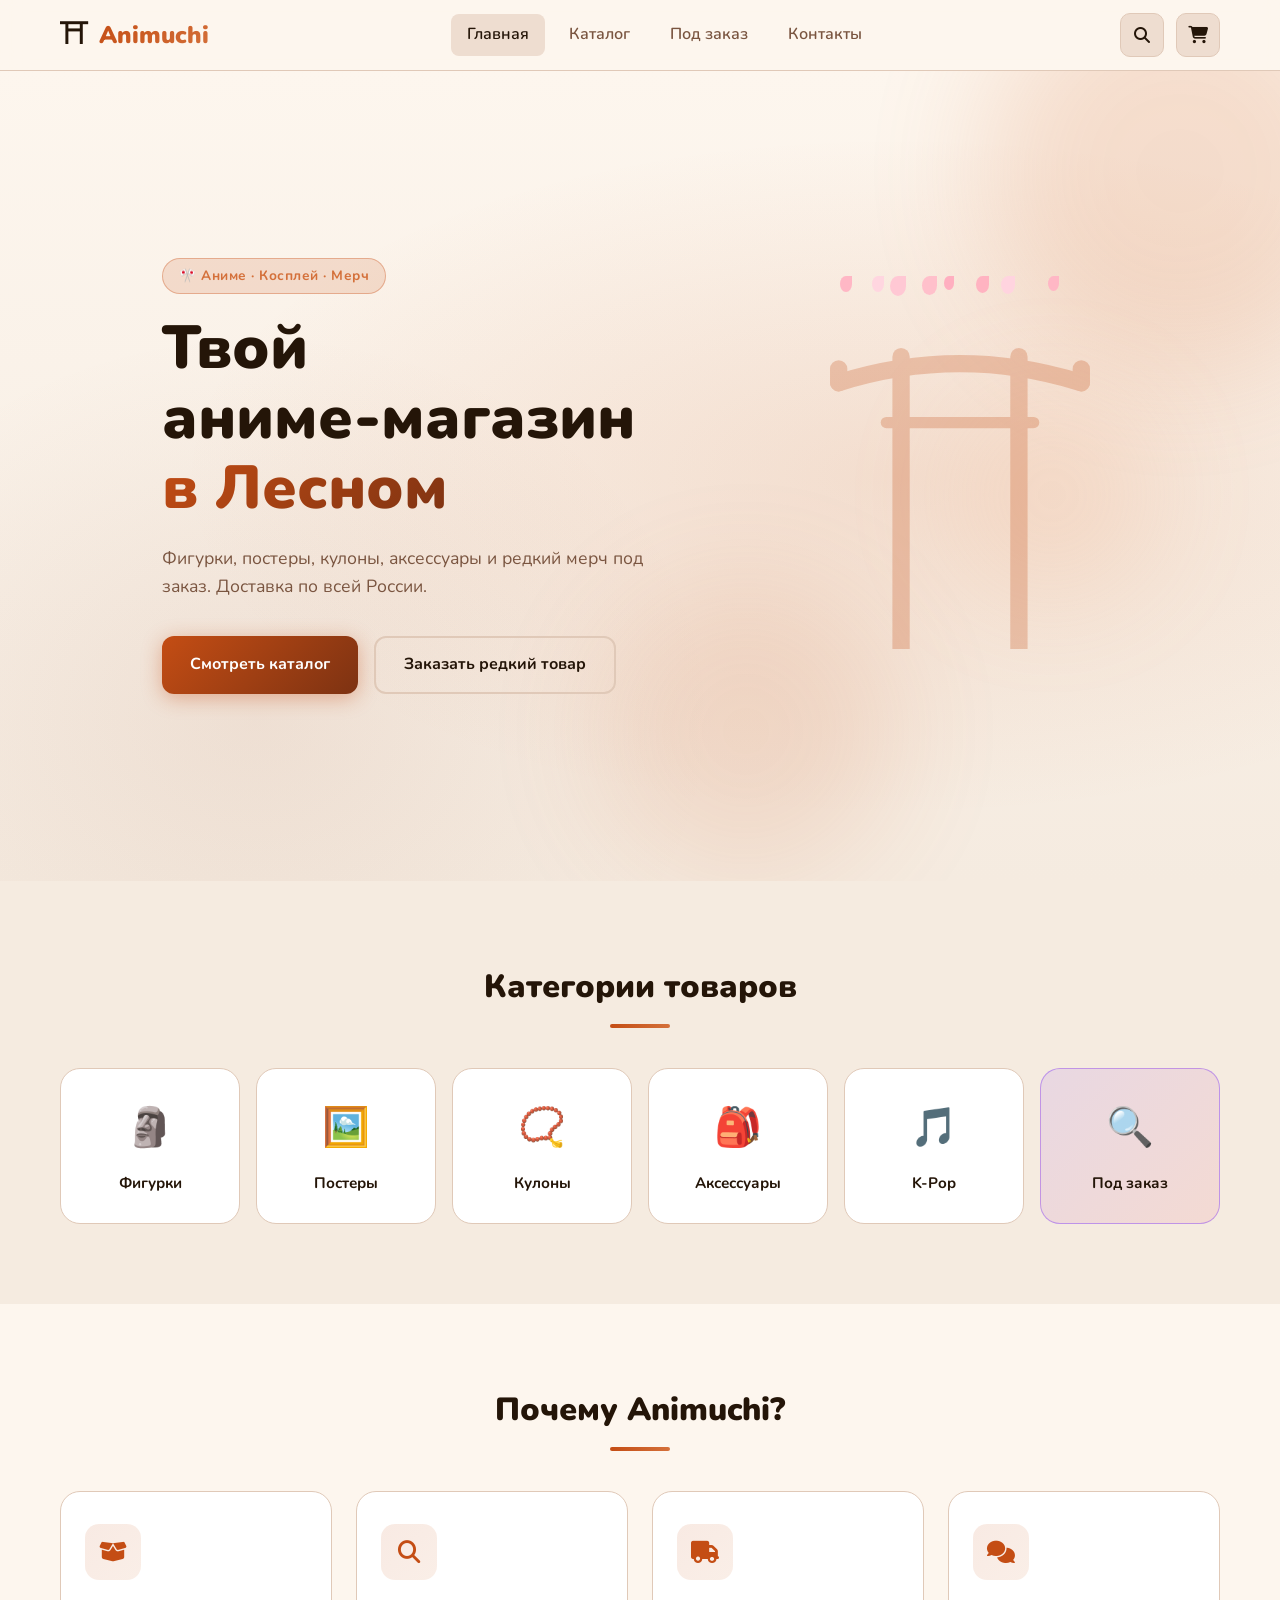
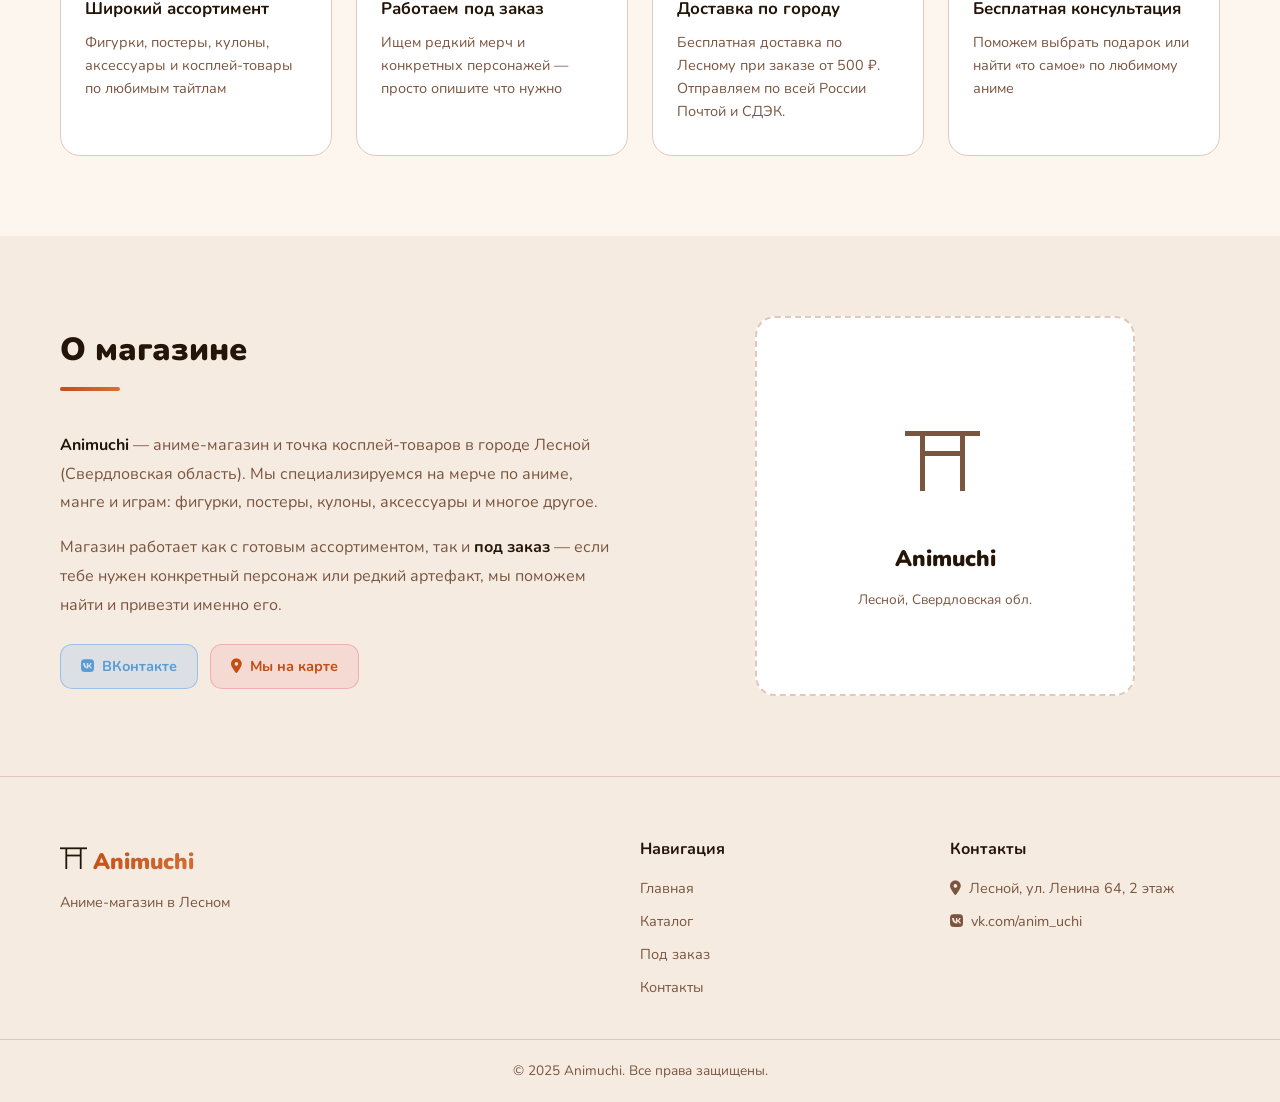
<file: index.html>
﻿<!DOCTYPE html>
<html lang="ru">
<head>
  <meta charset="UTF-8" />
  <meta name="viewport" content="width=device-width, initial-scale=1.0" />
  <title>Animuchi — Аниме магазин</title>
  <link rel="stylesheet" href="css/style.css" />
  <link rel="preconnect" href="https://fonts.googleapis.com" />
  <link href="https://fonts.googleapis.com/css2?family=Nunito:wght@400;600;700;900&display=swap" rel="stylesheet" />
  <link rel="stylesheet" href="https://cdnjs.cloudflare.com/ajax/libs/font-awesome/6.5.0/css/all.min.css" />
</head>
<body>

  <!-- HEADER -->
  <header class="header">
    <div class="container header__inner">
      <a href="index.html" class="logo">
        <span class="logo__icon">⛩</span>
        <span class="logo__text">Animuchi</span>
      </a>
      <nav class="nav">
        <a href="index.html" class="nav__link active">Главная</a>
        <a href="catalog.html" class="nav__link">Каталог</a>
        <a href="order.html" class="nav__link">Под заказ</a>
        <a href="contacts.html" class="nav__link">Контакты</a>
      </nav>
      <form class="header-search-form" id="headerSearchForm">
        <i class="fas fa-search search-form-icon"></i>
        <input type="text" id="headerSearchInput" placeholder="Найти товар..." autocomplete="off" />
        <button type="button" class="header-search__close" id="headerSearchClose" aria-label="Закрыть">
          <i class="fas fa-times"></i>
        </button>
      </form>
      <div class="header__actions">
        <button class="search-toggle" id="searchToggle" aria-label="Поиск">
          <i class="fas fa-search"></i>
        </button>
        <a href="cart.html" class="cart-btn">
          <i class="fas fa-shopping-cart"></i>
          <span class="cart-count" id="cartCount">0</span>
        </a>
        <button class="burger" id="burger">
          <span></span><span></span><span></span>
        </button>
      </div>
    </div>
    <!-- Mobile nav -->
    <div class="mobile-nav" id="mobileNav">
      <form class="mobile-search" id="mobileSearchForm">
        <i class="fas fa-search"></i>
        <input type="text" id="mobileSearchInput" placeholder="Найти товар..." autocomplete="off" />
      </form>
      <a href="index.html" class="nav__link">Главная</a>
      <a href="catalog.html" class="nav__link">Каталог</a>
      <a href="order.html" class="nav__link">Под заказ</a>
      <a href="contacts.html" class="nav__link">Контакты</a>
    </div>
  </header>

  <!-- HERO -->
  <section class="hero">
    <div class="hero__bg"></div>
    <div class="container hero__content">
      <div class="hero__text">
        <div class="hero__badge">🎌 Аниме · Косплей · Мерч</div>
        <h1 class="hero__title">Твой аниме‑магазин<br><span>в Лесном</span></h1>
        <p class="hero__desc">Фигурки, постеры, кулоны, аксессуары и редкий мерч под заказ. Доставка по всей России.</p>
        <div class="hero__btns">
          <a href="catalog.html" class="btn btn--primary">Смотреть каталог</a>
          <a href="order.html" class="btn btn--outline">Заказать редкий товар</a>
        </div>
      </div>
      <div class="hero__visual" aria-hidden="true">
        <svg class="hero__torii" viewBox="0 0 300 400" fill="none" xmlns="http://www.w3.org/2000/svg">
          <!-- kasagi: top arch beam -->
          <path d="M10,92 Q150,48 290,92" stroke="currentColor" stroke-width="20" stroke-linecap="round"/>
          <!-- kasagi tip upturns -->
          <line x1="10" y1="92" x2="10" y2="76" stroke="currentColor" stroke-width="20" stroke-linecap="round"/>
          <line x1="290" y1="92" x2="290" y2="76" stroke="currentColor" stroke-width="20" stroke-linecap="round"/>
          <!-- nuki: second horizontal beam -->
          <line x1="65" y1="138" x2="235" y2="138" stroke="currentColor" stroke-width="13" stroke-linecap="round"/>
          <!-- pillars -->
          <line x1="82" y1="62" x2="82" y2="400" stroke="currentColor" stroke-width="20" stroke-linecap="round"/>
          <line x1="218" y1="62" x2="218" y2="400" stroke="currentColor" stroke-width="20" stroke-linecap="round"/>
        </svg>
        <div class="sakura-petal sp1"></div>
        <div class="sakura-petal sp2"></div>
        <div class="sakura-petal sp3"></div>
        <div class="sakura-petal sp4"></div>
        <div class="sakura-petal sp5"></div>
        <div class="sakura-petal sp6"></div>
        <div class="sakura-petal sp7"></div>
        <div class="sakura-petal sp8"></div>
      </div>
    </div>
    <div class="hero__shapes">
      <div class="shape shape--1"></div>
      <div class="shape shape--2"></div>
      <div class="shape shape--3"></div>
    </div>
  </section>

  <!-- CATEGORIES -->
  <section class="categories section">
    <div class="container">
      <h2 class="section__title">Категории товаров</h2>
      <div class="categories__grid">
        <a href="catalog.html?cat=figures" class="cat-card">
          <div class="cat-card__icon">🗿</div>
          <div class="cat-card__name">Фигурки</div>
        </a>
        <a href="catalog.html?cat=posters" class="cat-card">
          <div class="cat-card__icon">🖼️</div>
          <div class="cat-card__name">Постеры</div>
        </a>
        <a href="catalog.html?cat=pendants" class="cat-card">
          <div class="cat-card__icon">📿</div>
          <div class="cat-card__name">Кулоны</div>
        </a>
        <a href="catalog.html?cat=accessories" class="cat-card">
          <div class="cat-card__icon">🎒</div>
          <div class="cat-card__name">Аксессуары</div>
        </a>
        <a href="catalog.html?cat=kpop" class="cat-card">
          <div class="cat-card__icon">🎵</div>
          <div class="cat-card__name">K-Pop</div>
        </a>
        <a href="order.html" class="cat-card cat-card--special">
          <div class="cat-card__icon">🔍</div>
          <div class="cat-card__name">Под заказ</div>
        </a>
      </div>
    </div>
  </section>

  <!-- FEATURES -->
  <section class="features section">
    <div class="container">
      <h2 class="section__title">Почему Animuchi?</h2>
      <div class="features__grid">
        <div class="feature-card">
          <div class="feature-card__icon"><i class="fas fa-box-open"></i></div>
          <h3>Широкий ассортимент</h3>
          <p>Фигурки, постеры, кулоны, аксессуары и косплей-товары по любимым тайтлам</p>
        </div>
        <div class="feature-card">
          <div class="feature-card__icon"><i class="fas fa-search"></i></div>
          <h3>Работаем под заказ</h3>
          <p>Ищем редкий мерч и конкретных персонажей — просто опишите что нужно</p>
        </div>
        <div class="feature-card">
          <div class="feature-card__icon"><i class="fas fa-truck"></i></div>
          <h3>Доставка по городу</h3>
          <p>Бесплатная доставка по Лесному при заказе от 500 ₽. Отправляем по всей России Почтой и СДЭК.</p>
        </div>
        <div class="feature-card">
          <div class="feature-card__icon"><i class="fas fa-comments"></i></div>
          <h3>Бесплатная консультация</h3>
          <p>Поможем выбрать подарок или найти «то самое» по любимому аниме</p>
        </div>
      </div>
    </div>
  </section>

  <!-- ABOUT -->
  <section class="about section">
    <div class="container about__inner">
      <div class="about__text">
        <h2 class="section__title">О магазине</h2>
        <p>
          <strong>Animuchi</strong> — аниме‑магазин и точка косплей‑товаров в городе Лесной (Свердловская область).
          Мы специализируемся на мерче по аниме, манге и играм: фигурки, постеры, кулоны, аксессуары и многое другое.
        </p>
        <p>
          Магазин работает как с готовым ассортиментом, так и <strong>под заказ</strong> — если тебе нужен конкретный
          персонаж или редкий артефакт, мы поможем найти и привезти именно его.
        </p>
        <div class="about__links">
          <a href="https://vk.com/anim_uchi" target="_blank" class="social-link social-link--vk">
            <i class="fab fa-vk"></i> ВКонтакте
          </a>
          <a href="contacts.html" class="social-link social-link--map">
            <i class="fas fa-map-marker-alt"></i> Мы на карте
          </a>
        </div>
      </div>
      <div class="about__image">
        <div class="about__img-placeholder">
          <span>⛩</span>
          <p>Animuchi</p>
          <small>Лесной, Свердловская обл.</small>
        </div>
      </div>
    </div>
  </section>

  <!-- FOOTER -->
  <footer class="footer">
    <div class="container footer__inner">
      <div class="footer__brand">
        <span class="logo__icon">⛩</span>
        <span class="logo__text">Animuchi</span>
        <p>Аниме‑магазин в Лесном</p>
      </div>
      <div class="footer__links">
        <h4>Навигация</h4>
        <a href="index.html">Главная</a>
        <a href="catalog.html">Каталог</a>
        <a href="order.html">Под заказ</a>
        <a href="contacts.html">Контакты</a>
      </div>
      <div class="footer__contacts">
        <h4>Контакты</h4>
        <p><i class="fas fa-map-marker-alt"></i> Лесной, ул. Ленина 64, 2 этаж</p>
        <p><i class="fab fa-vk"></i> <a href="https://vk.com/anim_uchi" target="_blank">vk.com/anim_uchi</a></p>
      </div>
    </div>
    <div class="footer__bottom">
      <p>© 2025 Animuchi. Все права защищены.</p>
    </div>
  </footer>

  <script src="js/main.js"></script>
  <script src="js/animations.js"></script>
</body>
</html>
</file>
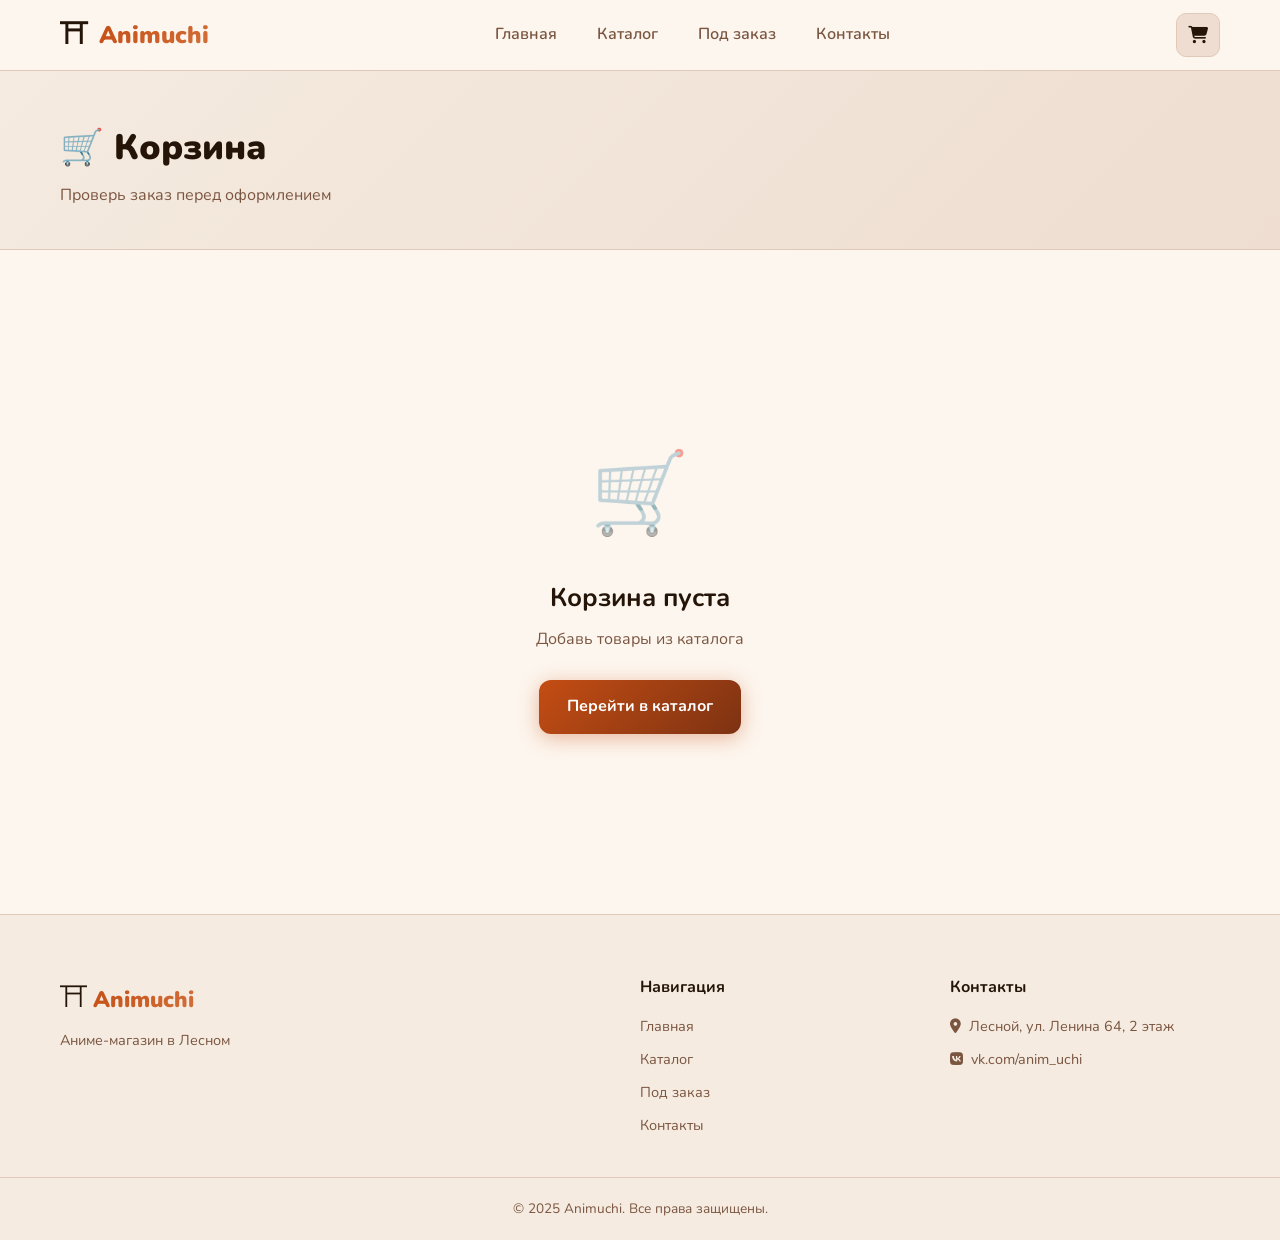
<file: cart.html>
<!DOCTYPE html>
<html lang="ru">
<head>
  <meta charset="UTF-8" />
  <meta name="viewport" content="width=device-width, initial-scale=1.0" />
  <title>Корзина — Animuchi</title>
  <link rel="stylesheet" href="css/style.css" />
  <link rel="stylesheet" href="css/catalog.css" />
  <link rel="stylesheet" href="css/cart.css" />
  <link rel="preconnect" href="https://fonts.googleapis.com" />
  <link href="https://fonts.googleapis.com/css2?family=Nunito:wght@400;600;700;900&display=swap" rel="stylesheet" />
  <link rel="stylesheet" href="https://cdnjs.cloudflare.com/ajax/libs/font-awesome/6.5.0/css/all.min.css" />
</head>
<body>

  <header class="header">
    <div class="container header__inner">
      <a href="index.html" class="logo">
        <span class="logo__icon">⛩</span>
        <span class="logo__text">Animuchi</span>
      </a>
      <nav class="nav">
        <a href="index.html" class="nav__link">Главная</a>
        <a href="catalog.html" class="nav__link">Каталог</a>
        <a href="order.html" class="nav__link">Под заказ</a>
        <a href="contacts.html" class="nav__link">Контакты</a>
      </nav>
      <div class="header__actions">
        <a href="cart.html" class="cart-btn">
          <i class="fas fa-shopping-cart"></i>
          <span class="cart-count" id="cartCount">0</span>
        </a>
        <button class="burger" id="burger">
          <span></span><span></span><span></span>
        </button>
      </div>
    </div>
    <div class="mobile-nav" id="mobileNav">
      <a href="index.html" class="nav__link">Главная</a>
      <a href="catalog.html" class="nav__link">Каталог</a>
      <a href="order.html" class="nav__link">Под заказ</a>
      <a href="contacts.html" class="nav__link">Контакты</a>
    </div>
  </header>

  <section class="page-hero">
    <div class="container">
      <h1 class="page-hero__title">🛒 Корзина</h1>
      <p class="page-hero__desc">Проверь заказ перед оформлением</p>
    </div>
  </section>

  <section class="cart-section section">
    <div class="container">

      <div class="cart-empty" id="cartEmpty" style="display:none;">
        <div class="cart-empty__icon">🛒</div>
        <h3>Корзина пуста</h3>
        <p>Добавь товары из каталога</p>
        <a href="catalog.html" class="btn btn--primary">Перейти в каталог</a>
      </div>

      <div class="cart-layout" id="cartLayout">
        <div class="cart-items" id="cartItems"></div>
        <div class="cart-summary" id="cartSummary">
          <h3 class="cart-summary__title">Итого</h3>
          <div class="cart-summary__rows" id="summaryRows"></div>
          <div class="cart-summary__total">
            <span>К оплате:</span>
            <span id="totalPrice">0 ₽</span>
          </div>
          <div class="cart-summary__delivery">
            <i class="fas fa-truck"></i>
            <span>Доставка рассчитывается при оформлении</span>
          </div>
          <a href="checkout.html" class="btn btn--primary btn--full" id="checkoutBtn">
            <i class="fas fa-credit-card"></i> Оформить заказ
          </a>
          <a href="catalog.html" class="btn btn--outline btn--full" style="margin-top:10px;">
            <i class="fas fa-arrow-left"></i> Продолжить покупки
          </a>
          <button class="cart-clear-btn" id="clearCartBtn">
            <i class="fas fa-trash"></i> Очистить корзину
          </button>
        </div>
      </div>

    </div>
  </section>

  <footer class="footer">
    <div class="container footer__inner">
      <div class="footer__brand">
        <span class="logo__icon">⛩</span>
        <span class="logo__text">Animuchi</span>
        <p>Аниме‑магазин в Лесном</p>
      </div>
      <div class="footer__links">
        <h4>Навигация</h4>
        <a href="index.html">Главная</a>
        <a href="catalog.html">Каталог</a>
        <a href="order.html">Под заказ</a>
        <a href="contacts.html">Контакты</a>
      </div>
      <div class="footer__contacts">
        <h4>Контакты</h4>
        <p><i class="fas fa-map-marker-alt"></i> Лесной, ул. Ленина 64, 2 этаж</p>
        <p><i class="fab fa-vk"></i> <a href="https://vk.com/anim_uchi" target="_blank">vk.com/anim_uchi</a></p>
      </div>
    </div>
    <div class="footer__bottom">
      <p>© 2025 Animuchi. Все права защищены.</p>
    </div>
  </footer>

  <div class="toast" id="toast"></div>

  <script src="js/products.js"></script>
  <script src="js/main.js"></script>
  <script src="js/cart.js"></script>
</body>
</html>
</file>
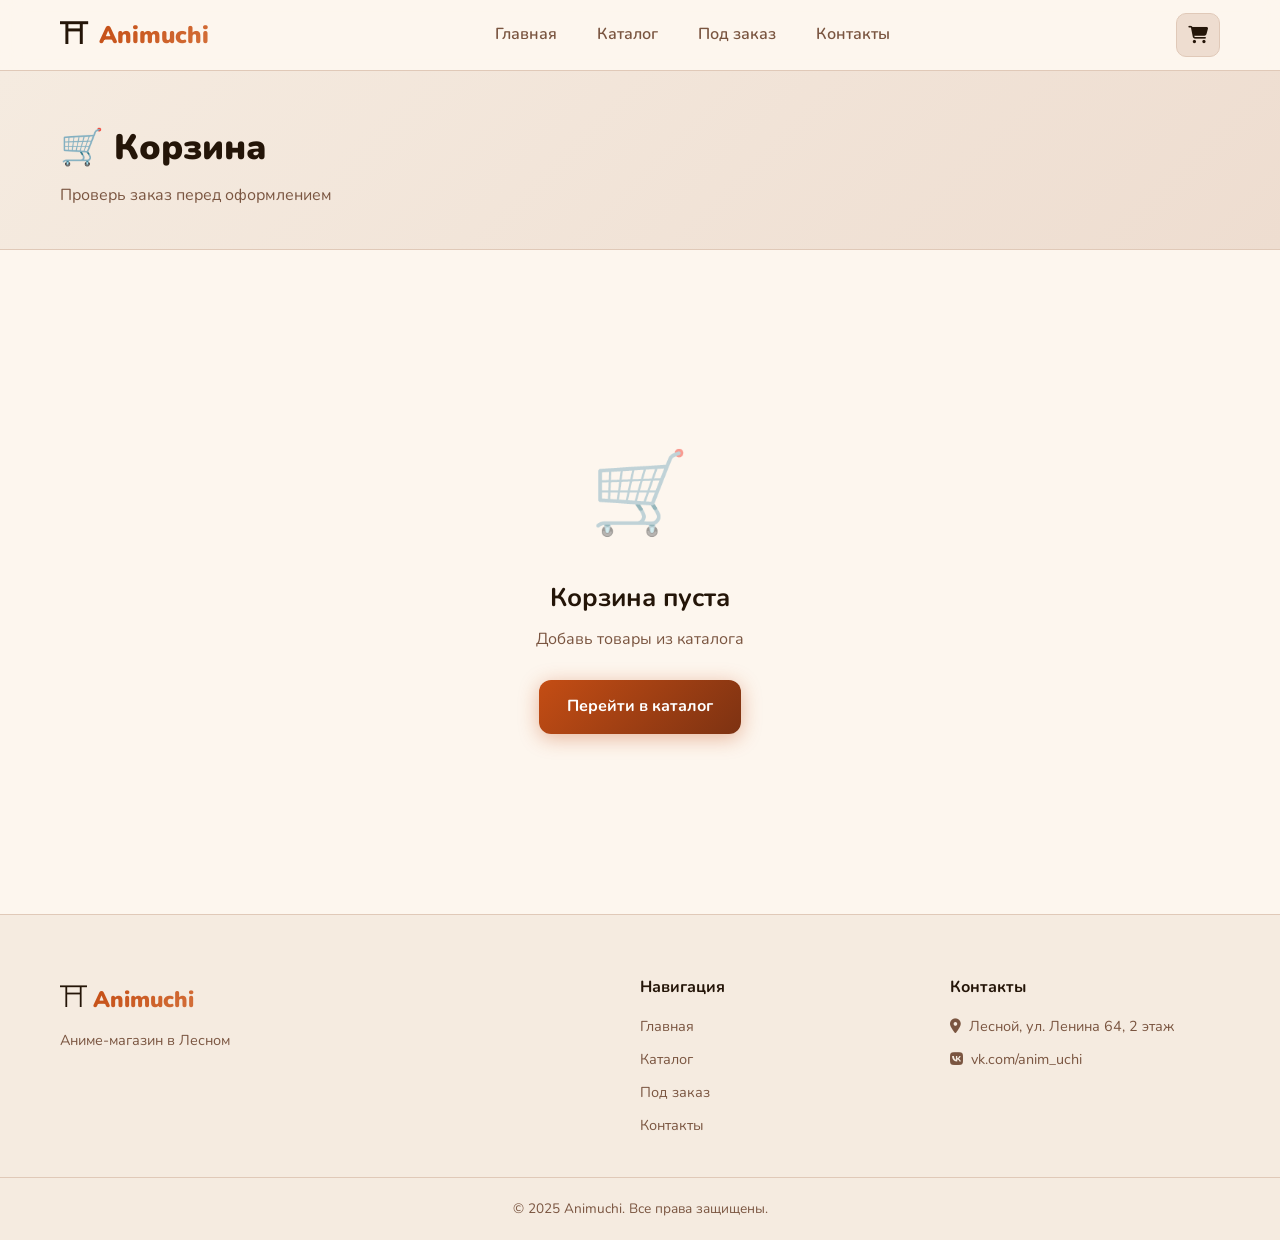
<file: checkout.html>
﻿<!DOCTYPE html>
<html lang="ru">
<head>
  <meta charset="UTF-8" />
  <meta name="viewport" content="width=device-width, initial-scale=1.0" />
  <title>Оформление заказа — Animuchi</title>
  <link rel="stylesheet" href="css/style.css" />
  <link rel="stylesheet" href="css/catalog.css" />
  <link rel="stylesheet" href="css/cart.css" />
  <link rel="stylesheet" href="css/checkout.css" />
  <link rel="preconnect" href="https://fonts.googleapis.com" />
  <link href="https://fonts.googleapis.com/css2?family=Nunito:wght@400;600;700;900&display=swap" rel="stylesheet" />
  <link rel="stylesheet" href="https://cdnjs.cloudflare.com/ajax/libs/font-awesome/6.5.0/css/all.min.css" />
</head>
<body>

  <header class="header">
    <div class="container header__inner">
      <a href="index.html" class="logo">
        <span class="logo__icon">⛩</span>
        <span class="logo__text">Animuchi</span>
      </a>
      <nav class="nav">
        <a href="index.html" class="nav__link">Главная</a>
        <a href="catalog.html" class="nav__link">Каталог</a>
        <a href="order.html" class="nav__link">Под заказ</a>
        <a href="contacts.html" class="nav__link">Контакты</a>
      </nav>
      <form class="header-search-form" id="headerSearchForm">
        <i class="fas fa-search search-form-icon"></i>
        <input type="text" id="headerSearchInput" placeholder="Найти товар..." autocomplete="off" />
        <button type="button" class="header-search__close" id="headerSearchClose" aria-label="Закрыть">
          <i class="fas fa-times"></i>
        </button>
      </form>
      <div class="header__actions">
        <button class="search-toggle" id="searchToggle" aria-label="Поиск">
          <i class="fas fa-search"></i>
        </button>
        <a href="cart.html" class="cart-btn">
          <i class="fas fa-shopping-cart"></i>
          <span class="cart-count" id="cartCount">0</span>
        </a>
        <button class="burger" id="burger">
          <span></span><span></span><span></span>
        </button>
      </div>
    </div>
    <div class="mobile-nav" id="mobileNav">
      <form class="mobile-search" id="mobileSearchForm">
        <i class="fas fa-search"></i>
        <input type="text" id="mobileSearchInput" placeholder="Найти товар..." autocomplete="off" />
      </form>
      <a href="index.html" class="nav__link">Главная</a>
      <a href="catalog.html" class="nav__link">Каталог</a>
      <a href="order.html" class="nav__link">Под заказ</a>
      <a href="contacts.html" class="nav__link">Контакты</a>
    </div>
  </header>

  <section class="page-hero">
    <div class="container">
      <h1 class="page-hero__title">📋 Оформление заказа</h1>
      <p class="page-hero__desc">Заполни данные — мы свяжемся с тобой для подтверждения</p>
    </div>
  </section>

  <!-- STEPS -->
  <div class="checkout-steps">
    <div class="container">
      <div class="steps">
        <div class="step active" id="step1indicator">
          <div class="step__num">1</div>
          <div class="step__label">Данные</div>
        </div>
        <div class="step__line"></div>
        <div class="step" id="step2indicator">
          <div class="step__num">2</div>
          <div class="step__label">Доставка</div>
        </div>
        <div class="step__line"></div>
        <div class="step" id="step3indicator">
          <div class="step__num">3</div>
          <div class="step__label">Оплата</div>
        </div>
      </div>
    </div>
  </div>

  <section class="checkout-section section">
    <div class="container">
      <div class="checkout-layout">

        <!-- ФОРМА -->
        <div class="checkout-form-wrap">

          <!-- ШАГ 1: Личные данные -->
          <div class="checkout-step-block" id="stepBlock1">
            <h2 class="checkout-step-block__title"><span>1</span> Личные данные</h2>
            <div class="form-grid">
              <div class="form-group">
                <label for="firstName">Имя <span class="required">*</span></label>
                <input type="text" id="firstName" placeholder="Например: Алексей" />
                <span class="field-error" id="firstNameError"></span>
              </div>
              <div class="form-group">
                <label for="lastName">Фамилия <span class="required">*</span></label>
                <input type="text" id="lastName" placeholder="Например: Иванов" />
                <span class="field-error" id="lastNameError"></span>
              </div>
              <div class="form-group form-group--full">
                <label for="phone">Телефон <span class="required">*</span></label>
                <input type="tel" id="phone" placeholder="+7 (___) ___-__-__" />
                <span class="field-error" id="phoneError"></span>
              </div>
              <div class="form-group form-group--full">
                <label for="email">Email (необязательно)</label>
                <input type="email" id="email" placeholder="your@email.com" />
              </div>
            </div>
            <button class="btn btn--primary" id="toStep2Btn">
              Далее: Доставка <i class="fas fa-arrow-right"></i>
            </button>
          </div>

          <!-- ШАГ 2: Доставка -->
          <div class="checkout-step-block hidden" id="stepBlock2">
            <h2 class="checkout-step-block__title"><span>2</span> Способ доставки</h2>

            <div class="delivery-options">
              <label class="delivery-option">
                <input type="radio" name="delivery" value="pickup" checked />
                <div class="delivery-option__card">
                  <div class="delivery-option__icon"><i class="fas fa-store"></i></div>
                  <div class="delivery-option__info">
                    <div class="delivery-option__name">Самовывоз</div>
                    <div class="delivery-option__desc">Лесной, ул. Ленина 64, 2 этаж — Бесплатно</div>
                  </div>
                  <div class="delivery-option__price">0 ₽</div>
                </div>
              </label>
              <label class="delivery-option">
                <input type="radio" name="delivery" value="city" />
                <div class="delivery-option__card">
                  <div class="delivery-option__icon"><i class="fas fa-motorcycle"></i></div>
                  <div class="delivery-option__info">
                    <div class="delivery-option__name">Доставка по Лесному</div>
                    <div class="delivery-option__desc">Бесплатно при заказе от 500 ₽, иначе уточняется</div>
                  </div>
                  <div class="delivery-option__price">от 0 ₽</div>
                </div>
              </label>
              <label class="delivery-option">
                <input type="radio" name="delivery" value="post" />
                <div class="delivery-option__card">
                  <div class="delivery-option__icon"><i class="fas fa-envelope"></i></div>
                  <div class="delivery-option__info">
                    <div class="delivery-option__name">Почта России</div>
                    <div class="delivery-option__desc">Доставка по всей России, 5–14 дней</div>
                  </div>
                  <div class="delivery-option__price">от 300 ₽</div>
                </div>
              </label>
              <label class="delivery-option">
                <input type="radio" name="delivery" value="cdek" />
                <div class="delivery-option__card">
                  <div class="delivery-option__icon"><i class="fas fa-box"></i></div>
                  <div class="delivery-option__info">
                    <div class="delivery-option__name">СДЭК</div>
                    <div class="delivery-option__desc">Доставка по России, 2–7 дней</div>
                  </div>
                  <div class="delivery-option__price">от 400 ₽</div>
                </div>
              </label>
            </div>

            <div class="form-group form-group--full" id="addressBlock">
              <label for="address">Адрес доставки <span class="required">*</span></label>
              <input type="text" id="address" placeholder="Город, улица, дом, квартира" />
              <span class="field-error" id="addressError"></span>
            </div>

            <div class="form-group form-group--full">
              <label for="comment">Комментарий к заказу</label>
              <textarea id="comment" rows="3" placeholder="Пожелания, уточнения по заказу..."></textarea>
            </div>

            <div class="form-btns">
              <button class="btn btn--outline" id="toStep1Btn">
                <i class="fas fa-arrow-left"></i> Назад
              </button>
              <button class="btn btn--primary" id="toStep3Btn">
                Далее: Оплата <i class="fas fa-arrow-right"></i>
              </button>
            </div>
          </div>

          <!-- ШАГ 3: Оплата -->
          <div class="checkout-step-block hidden" id="stepBlock3">
            <h2 class="checkout-step-block__title"><span>3</span> Способ оплаты</h2>

            <div class="payment-options">
              <label class="payment-option">
                <input type="radio" name="payment" value="cash" checked />
                <div class="payment-option__card">
                  <i class="fas fa-money-bill-wave"></i>
                  <span>Наличными при получении</span>
                </div>
              </label>
              <label class="payment-option">
                <input type="radio" name="payment" value="transfer" />
                <div class="payment-option__card">
                  <i class="fas fa-mobile-alt"></i>
                  <span>Перевод на карту (СБП)</span>
                </div>
              </label>
            </div>

            <div class="order-confirm-info">
              <i class="fas fa-info-circle"></i>
              <p>После оформления заказа мы свяжемся с тобой по телефону для подтверждения и уточнения деталей доставки.</p>
            </div>

            <div class="form-btns">
              <button class="btn btn--outline" id="toStep2Btn2">
                <i class="fas fa-arrow-left"></i> Назад
              </button>
              <button class="btn btn--primary" id="submitOrderBtn">
                <i class="fas fa-check"></i> Подтвердить заказ
              </button>
            </div>
          </div>

        </div>

        <!-- СВОДКА ЗАКАЗА -->
        <div class="order-summary">
          <h3 class="cart-summary__title">Ваш заказ</h3>
          <div class="order-summary__items" id="orderItems"></div>
          <div class="order-summary__divider"></div>
          <div class="order-summary__row">
            <span>Товары:</span>
            <span id="orderSubtotal">0 ₽</span>
          </div>
          <div class="order-summary__row" id="deliveryCostRow">
            <span>Доставка:</span>
            <span id="orderDelivery">Бесплатно</span>
          </div>
          <div class="order-summary__total">
            <span>Итого:</span>
            <span id="orderTotal">0 ₽</span>
          </div>
        </div>

      </div>
    </div>
  </section>

  <div class="toast" id="toast"></div>

  <script src="js/main.js"></script>
  <script type="module" src="js/checkout.js"></script>
  <script src="js/animations.js"></script>
</body>
</html>
</file>
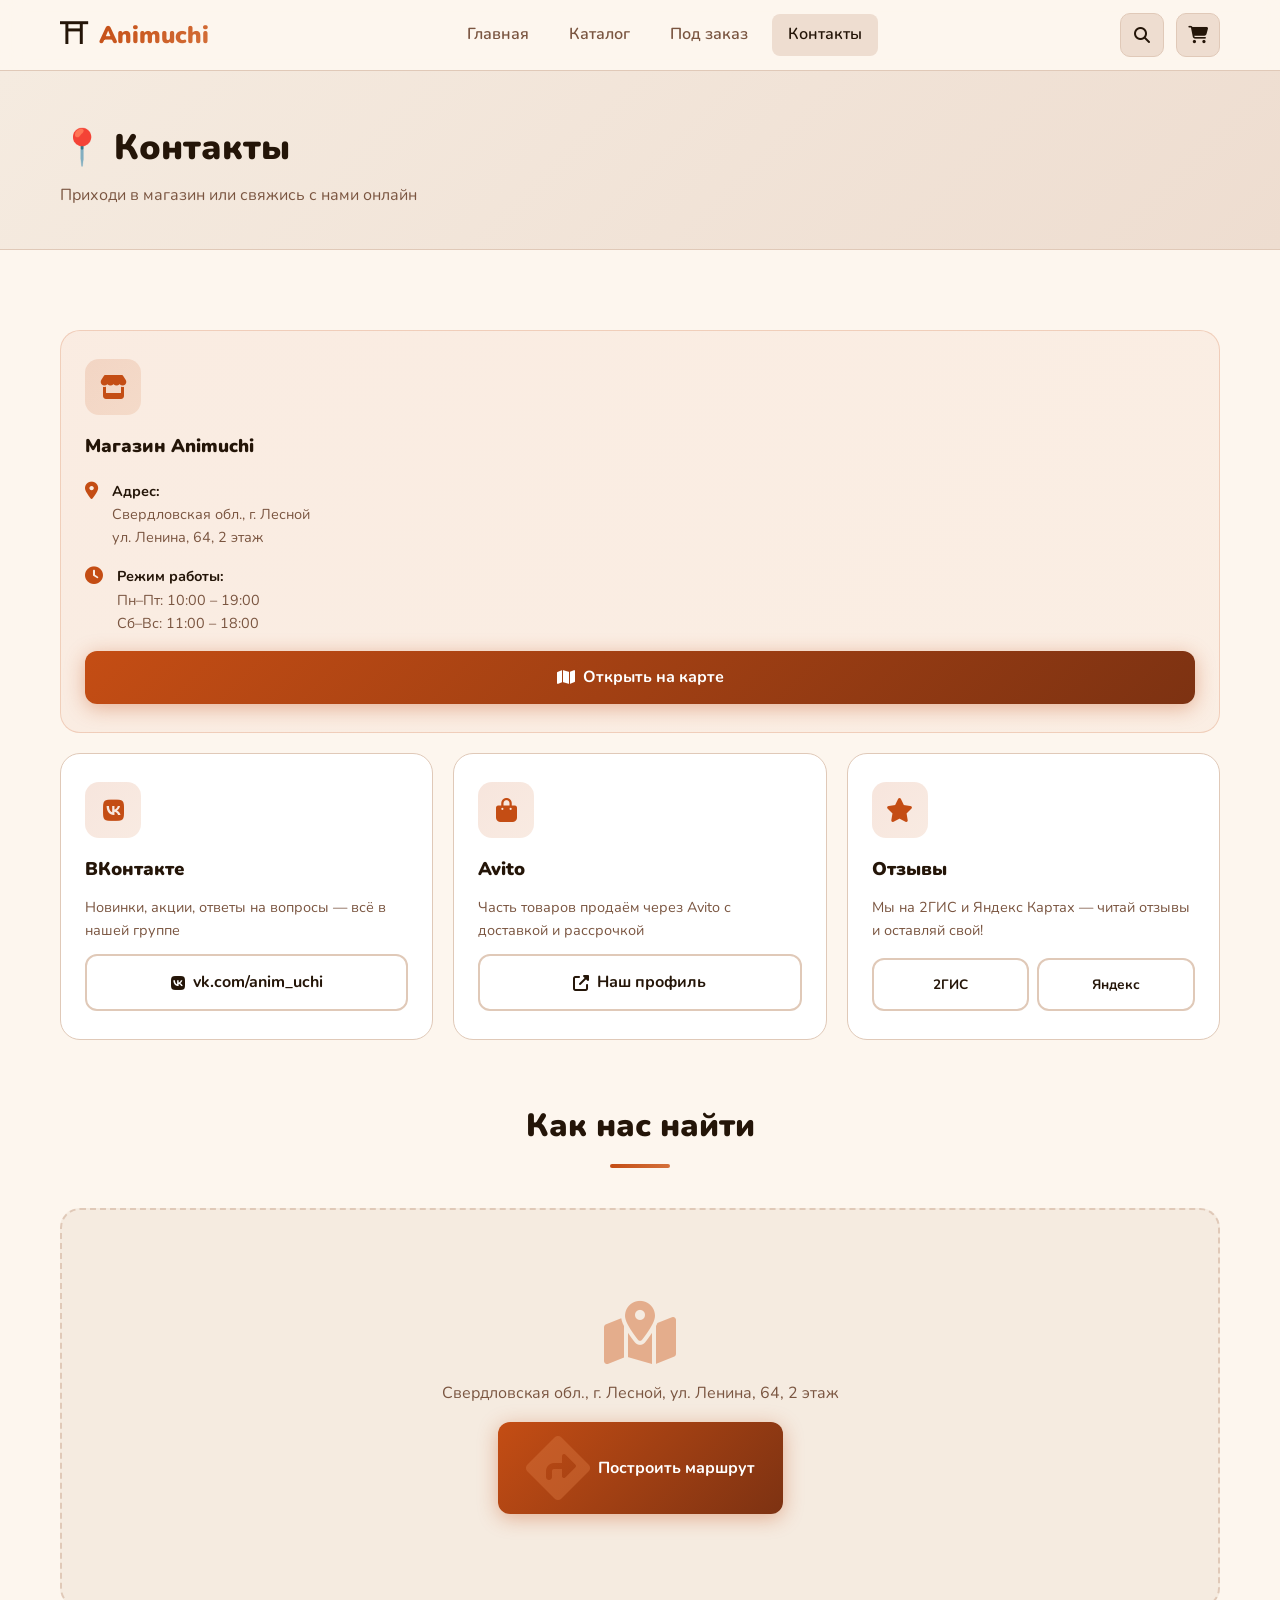
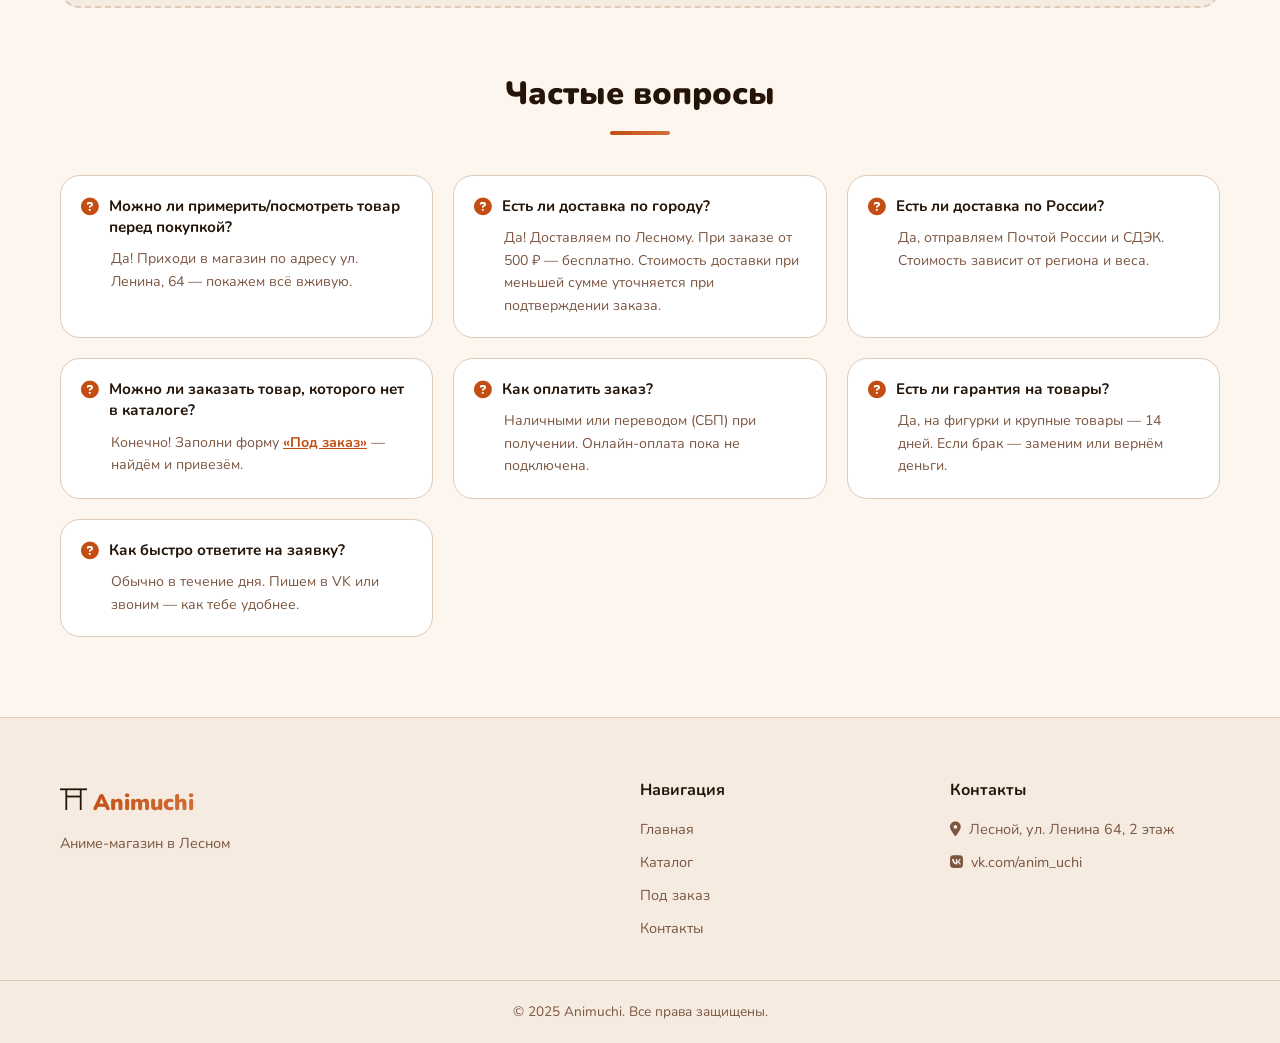
<file: contacts.html>
﻿<!DOCTYPE html>
<html lang="ru">
<head>
  <meta charset="UTF-8" />
  <meta name="viewport" content="width=device-width, initial-scale=1.0" />
  <title>Контакты — Animuchi</title>
  <link rel="stylesheet" href="css/style.css" />
  <link rel="stylesheet" href="css/catalog.css" />
  <link rel="stylesheet" href="css/contacts.css" />
  <link rel="preconnect" href="https://fonts.googleapis.com" />
  <link href="https://fonts.googleapis.com/css2?family=Nunito:wght@400;600;700;900&display=swap" rel="stylesheet" />
  <link rel="stylesheet" href="https://cdnjs.cloudflare.com/ajax/libs/font-awesome/6.5.0/css/all.min.css" />
</head>
<body>

  <header class="header">
    <div class="container header__inner">
      <a href="index.html" class="logo">
        <span class="logo__icon">⛩</span>
        <span class="logo__text">Animuchi</span>
      </a>
      <nav class="nav">
        <a href="index.html" class="nav__link">Главная</a>
        <a href="catalog.html" class="nav__link">Каталог</a>
        <a href="order.html" class="nav__link">Под заказ</a>
        <a href="contacts.html" class="nav__link active">Контакты</a>
      </nav>
      <form class="header-search-form" id="headerSearchForm">
        <i class="fas fa-search search-form-icon"></i>
        <input type="text" id="headerSearchInput" placeholder="Найти товар..." autocomplete="off" />
        <button type="button" class="header-search__close" id="headerSearchClose" aria-label="Закрыть">
          <i class="fas fa-times"></i>
        </button>
      </form>
      <div class="header__actions">
        <button class="search-toggle" id="searchToggle" aria-label="Поиск">
          <i class="fas fa-search"></i>
        </button>
        <a href="cart.html" class="cart-btn">
          <i class="fas fa-shopping-cart"></i>
          <span class="cart-count" id="cartCount">0</span>
        </a>
        <button class="burger" id="burger">
          <span></span><span></span><span></span>
        </button>
      </div>
    </div>
    <div class="mobile-nav" id="mobileNav">
      <form class="mobile-search" id="mobileSearchForm">
        <i class="fas fa-search"></i>
        <input type="text" id="mobileSearchInput" placeholder="Найти товар..." autocomplete="off" />
      </form>
      <a href="index.html" class="nav__link">Главная</a>
      <a href="catalog.html" class="nav__link">Каталог</a>
      <a href="order.html" class="nav__link">Под заказ</a>
      <a href="contacts.html" class="nav__link">Контакты</a>
    </div>
  </header>

  <section class="page-hero">
    <div class="container">
      <h1 class="page-hero__title">📍 Контакты</h1>
      <p class="page-hero__desc">Приходи в магазин или свяжись с нами онлайн</p>
    </div>
  </section>

  <section class="contacts-section section">
    <div class="container">

      <div class="contacts-grid">

        <!-- АДРЕС И РЕЖИМ -->
        <div class="contact-card contact-card--main">
          <div class="contact-card__icon"><i class="fas fa-store"></i></div>
          <h3>Магазин Animuchi</h3>
          <div class="contact-info">
            <div class="contact-info__row">
              <i class="fas fa-map-marker-alt"></i>
              <div>
                <strong>Адрес:</strong><br>
                Свердловская обл., г. Лесной<br>
                ул. Ленина, 64, 2 этаж
              </div>
            </div>
            <div class="contact-info__row">
              <i class="fas fa-clock"></i>
              <div>
                <strong>Режим работы:</strong><br>
                Пн–Пт: 10:00 – 19:00<br>
                Сб–Вс: 11:00 – 18:00
              </div>
            </div>
          </div>
          <a href="https://yandex.ru/maps/?text=Лесной+Ленина+64" target="_blank" class="btn btn--primary" style="width:100%;justify-content:center;margin-top:16px;">
            <i class="fas fa-map"></i> Открыть на карте
          </a>
        </div>

        <!-- СОЦСЕТИ -->
        <div class="contact-card">
          <div class="contact-card__icon"><i class="fab fa-vk"></i></div>
          <h3>ВКонтакте</h3>
          <p>Новинки, акции, ответы на вопросы — всё в нашей группе</p>
          <a href="https://vk.com/anim_uchi" target="_blank" class="btn btn--outline" style="width:100%;justify-content:center;margin-top:12px;">
            <i class="fab fa-vk"></i> vk.com/anim_uchi
          </a>
        </div>

        <!-- AVITO -->
        <div class="contact-card">
          <div class="contact-card__icon"><i class="fas fa-shopping-bag"></i></div>
          <h3>Avito</h3>
          <p>Часть товаров продаём через Avito с доставкой и рассрочкой</p>
          <a href="https://www.avito.ru/user/animuchi" target="_blank" class="btn btn--outline" style="width:100%;justify-content:center;margin-top:12px;">
            <i class="fas fa-external-link-alt"></i> Наш профиль
          </a>
        </div>

        <!-- 2ГИС / ЯНДЕКС -->
        <div class="contact-card">
          <div class="contact-card__icon"><i class="fas fa-star"></i></div>
          <h3>Отзывы</h3>
          <p>Мы на 2ГИС и Яндекс Картах — читай отзывы и оставляй свой!</p>
          <div style="display:flex;gap:8px;margin-top:12px;">
            <a href="https://2gis.ru/lesnoy/search/animuchi" target="_blank" class="btn btn--outline" style="flex:1;justify-content:center;font-size:0.85rem;">
              2ГИС
            </a>
            <a href="https://yandex.ru/maps/?text=Animuchi+Лесной" target="_blank" class="btn btn--outline" style="flex:1;justify-content:center;font-size:0.85rem;">
              Яндекс
            </a>
          </div>
        </div>

      </div>

      <!-- КАРТА -->
      <div class="map-section">
        <h2 class="section__title">Как нас найти</h2>
        <div class="map-placeholder">
          <div class="map-placeholder__content">
            <i class="fas fa-map-marked-alt"></i>
            <p>Свердловская обл., г. Лесной, ул. Ленина, 64, 2 этаж</p>
            <a href="https://yandex.ru/maps/?text=Лесной+Ленина+64" target="_blank" class="btn btn--primary">
              <i class="fas fa-directions"></i> Построить маршрут
            </a>
          </div>
        </div>
      </div>

      <!-- FAQ -->
      <div class="faq-section">
        <h2 class="section__title">Частые вопросы</h2>
        <div class="faq-grid">
          <div class="faq-item">
            <div class="faq-item__q">
              <i class="fas fa-question-circle"></i>
              <strong>Можно ли примерить/посмотреть товар перед покупкой?</strong>
            </div>
            <div class="faq-item__a">
              Да! Приходи в магазин по адресу ул. Ленина, 64 — покажем всё вживую.
            </div>
          </div>
          <div class="faq-item">
            <div class="faq-item__q">
              <i class="fas fa-question-circle"></i>
              <strong>Есть ли доставка по городу?</strong>
            </div>
            <div class="faq-item__a">
              Да! Доставляем по Лесному. При заказе от 500 ₽ — бесплатно. Стоимость доставки при меньшей сумме уточняется при подтверждении заказа.
            </div>
          </div>
          <div class="faq-item">
            <div class="faq-item__q">
              <i class="fas fa-question-circle"></i>
              <strong>Есть ли доставка по России?</strong>
            </div>
            <div class="faq-item__a">
              Да, отправляем Почтой России и СДЭК. Стоимость зависит от региона и веса.
            </div>
          </div>
          <div class="faq-item">
            <div class="faq-item__q">
              <i class="fas fa-question-circle"></i>
              <strong>Можно ли заказать товар, которого нет в каталоге?</strong>
            </div>
            <div class="faq-item__a">
              Конечно! Заполни форму <a href="order.html">«Под заказ»</a> — найдём и привезём.
            </div>
          </div>
          <div class="faq-item">
            <div class="faq-item__q">
              <i class="fas fa-question-circle"></i>
              <strong>Как оплатить заказ?</strong>
            </div>
            <div class="faq-item__a">
              Наличными или переводом (СБП) при получении. Онлайн-оплата пока не подключена.
            </div>
          </div>
          <div class="faq-item">
            <div class="faq-item__q">
              <i class="fas fa-question-circle"></i>
              <strong>Есть ли гарантия на товары?</strong>
            </div>
            <div class="faq-item__a">
              Да, на фигурки и крупные товары — 14 дней. Если брак — заменим или вернём деньги.
            </div>
          </div>
          <div class="faq-item">
            <div class="faq-item__q">
              <i class="fas fa-question-circle"></i>
              <strong>Как быстро ответите на заявку?</strong>
            </div>
            <div class="faq-item__a">
              Обычно в течение дня. Пишем в VK или звоним — как тебе удобнее.
            </div>
          </div>
        </div>
      </div>

    </div>
  </section>

  <footer class="footer">
    <div class="container footer__inner">
      <div class="footer__brand">
        <span class="logo__icon">⛩</span>
        <span class="logo__text">Animuchi</span>
        <p>Аниме‑магазин в Лесном</p>
      </div>
      <div class="footer__links">
        <h4>Навигация</h4>
        <a href="index.html">Главная</a>
        <a href="catalog.html">Каталог</a>
        <a href="order.html">Под заказ</a>
        <a href="contacts.html">Контакты</a>
      </div>
      <div class="footer__contacts">
        <h4>Контакты</h4>
        <p><i class="fas fa-map-marker-alt"></i> Лесной, ул. Ленина 64, 2 этаж</p>
        <p><i class="fab fa-vk"></i> <a href="https://vk.com/anim_uchi" target="_blank">vk.com/anim_uchi</a></p>
      </div>
    </div>
    <div class="footer__bottom">
      <p>© 2025 Animuchi. Все права защищены.</p>
    </div>
  </footer>

  <script src="js/main.js"></script>
  <script src="js/animations.js"></script>
</body>
</html>
</file>
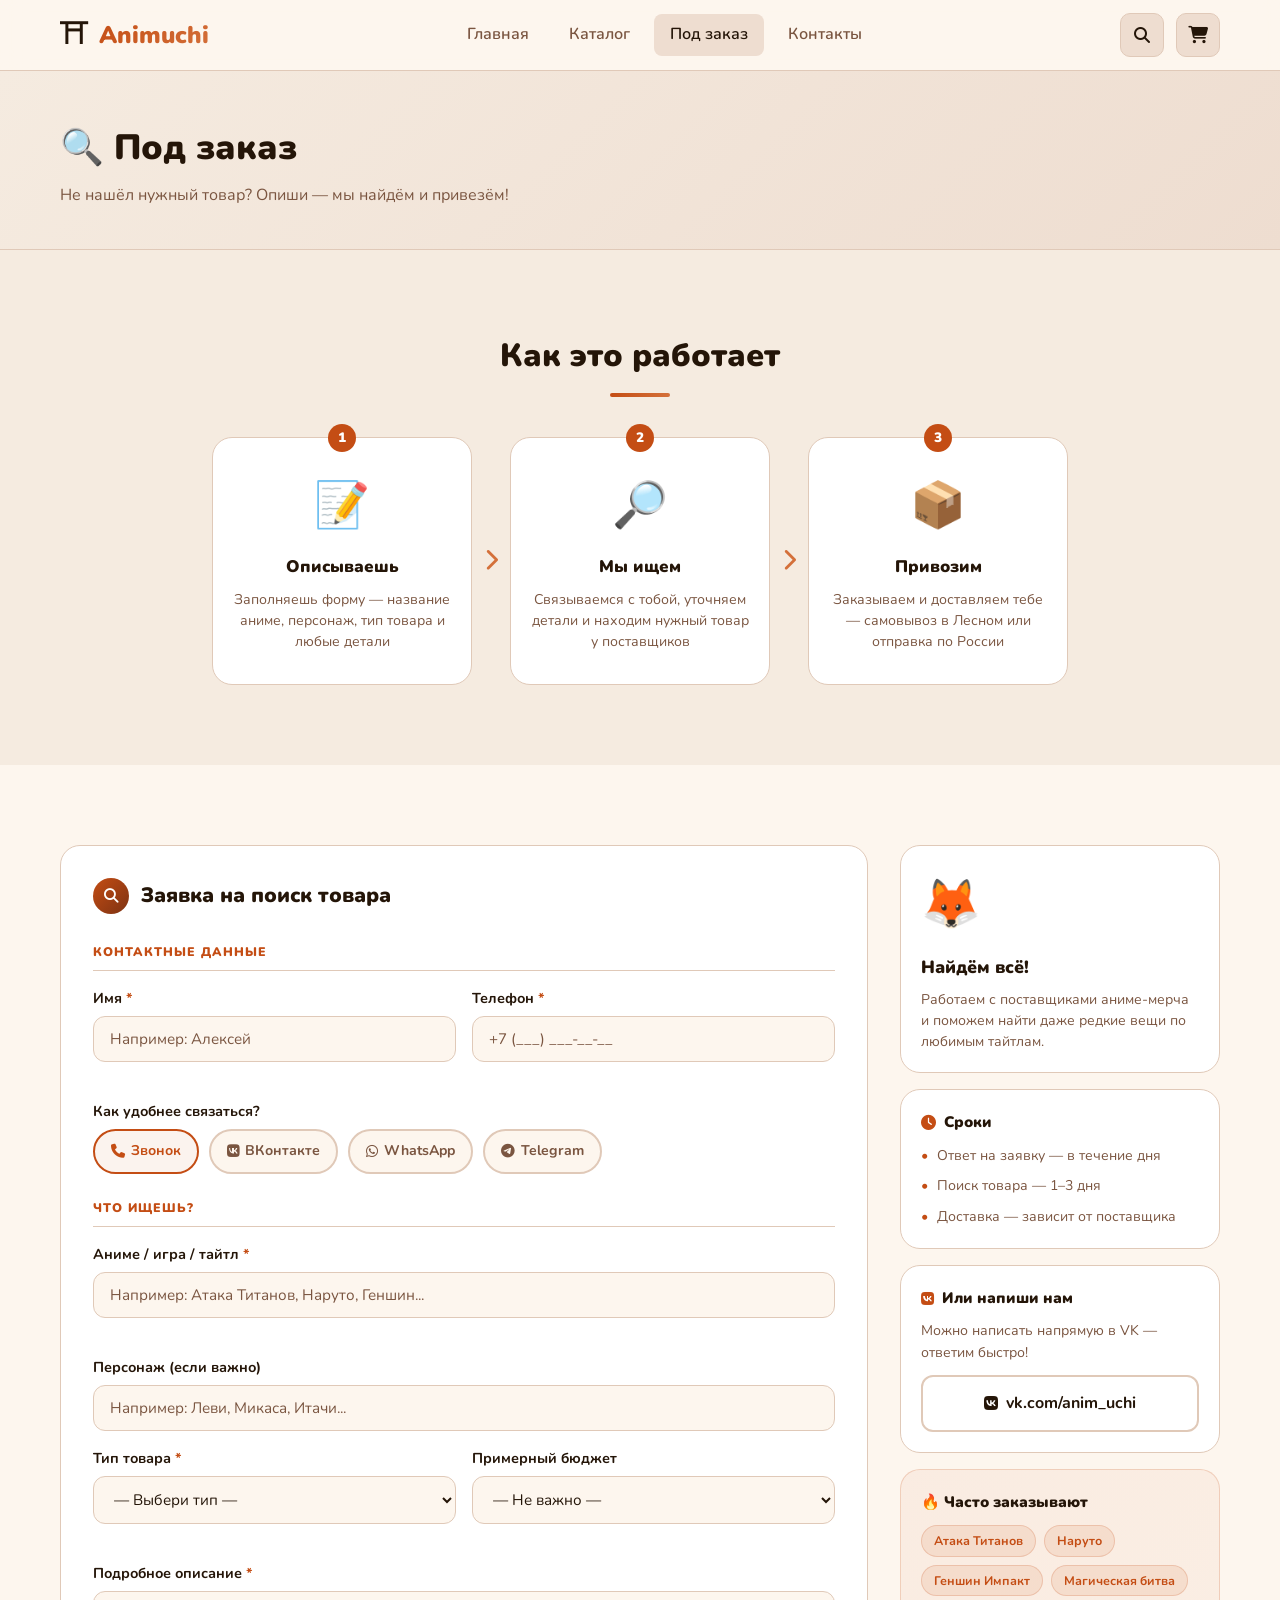
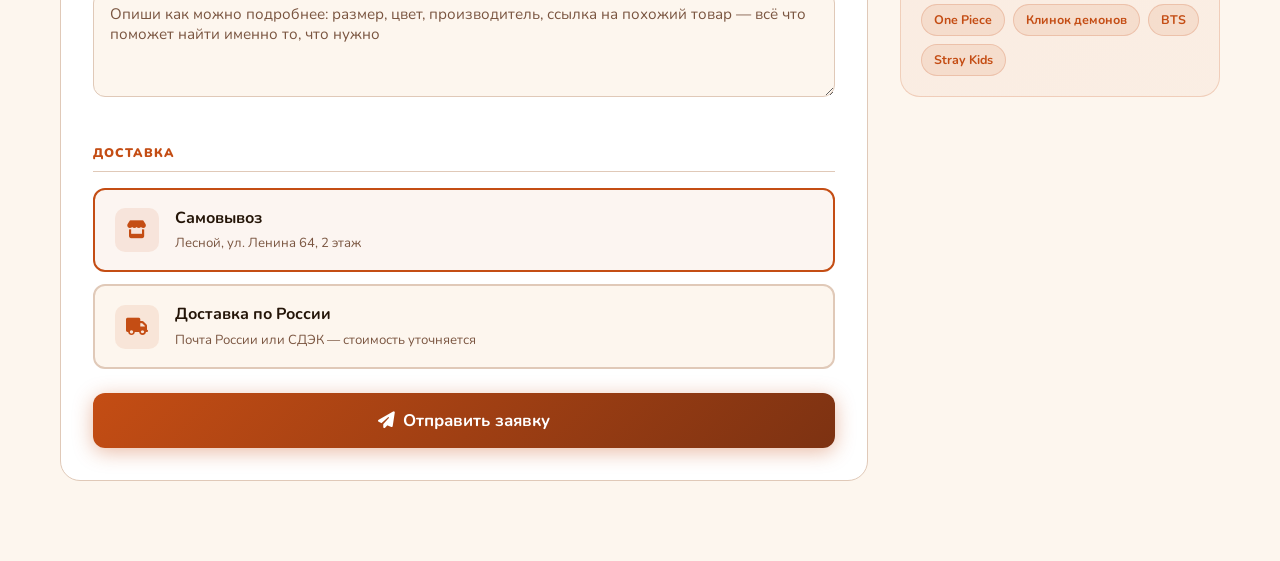
<file: order.html>
﻿<!DOCTYPE html>
<html lang="ru">
<head>
  <meta charset="UTF-8" />
  <meta name="viewport" content="width=device-width, initial-scale=1.0" />
  <title>Под заказ — Animuchi</title>
  <link rel="stylesheet" href="css/style.css" />
  <link rel="stylesheet" href="css/catalog.css" />
  <link rel="stylesheet" href="css/checkout.css" />
  <link rel="stylesheet" href="css/order.css" />
  <link rel="preconnect" href="https://fonts.googleapis.com" />
  <link href="https://fonts.googleapis.com/css2?family=Nunito:wght@400;600;700;900&display=swap" rel="stylesheet" />
  <link rel="stylesheet" href="https://cdnjs.cloudflare.com/ajax/libs/font-awesome/6.5.0/css/all.min.css" />
</head>
<body>

  <header class="header">
    <div class="container header__inner">
      <a href="index.html" class="logo">
        <span class="logo__icon">⛩</span>
        <span class="logo__text">Animuchi</span>
      </a>
      <nav class="nav">
        <a href="index.html" class="nav__link">Главная</a>
        <a href="catalog.html" class="nav__link">Каталог</a>
        <a href="order.html" class="nav__link active">Под заказ</a>
        <a href="contacts.html" class="nav__link">Контакты</a>
      </nav>
      <form class="header-search-form" id="headerSearchForm">
        <i class="fas fa-search search-form-icon"></i>
        <input type="text" id="headerSearchInput" placeholder="Найти товар..." autocomplete="off" />
        <button type="button" class="header-search__close" id="headerSearchClose" aria-label="Закрыть">
          <i class="fas fa-times"></i>
        </button>
      </form>
      <div class="header__actions">
        <button class="search-toggle" id="searchToggle" aria-label="Поиск">
          <i class="fas fa-search"></i>
        </button>
        <a href="cart.html" class="cart-btn">
          <i class="fas fa-shopping-cart"></i>
          <span class="cart-count" id="cartCount">0</span>
        </a>
        <button class="burger" id="burger">
          <span></span><span></span><span></span>
        </button>
      </div>
    </div>
    <div class="mobile-nav" id="mobileNav">
      <form class="mobile-search" id="mobileSearchForm">
        <i class="fas fa-search"></i>
        <input type="text" id="mobileSearchInput" placeholder="Найти товар..." autocomplete="off" />
      </form>
      <a href="index.html" class="nav__link">Главная</a>
      <a href="catalog.html" class="nav__link">Каталог</a>
      <a href="order.html" class="nav__link">Под заказ</a>
      <a href="contacts.html" class="nav__link">Контакты</a>
    </div>
  </header>

  <!-- HERO -->
  <section class="page-hero">
    <div class="container">
      <h1 class="page-hero__title">🔍 Под заказ</h1>
      <p class="page-hero__desc">Не нашёл нужный товар? Опиши — мы найдём и привезём!</p>
    </div>
  </section>

  <!-- КАК ЭТО РАБОТАЕТ -->
  <section class="how-it-works section">
    <div class="container">
      <h2 class="section__title">Как это работает</h2>
      <div class="how-steps">
        <div class="how-step">
          <div class="how-step__num">1</div>
          <div class="how-step__icon">📝</div>
          <h3>Описываешь</h3>
          <p>Заполняешь форму — название аниме, персонаж, тип товара и любые детали</p>
        </div>
        <div class="how-step__arrow"><i class="fas fa-chevron-right"></i></div>
        <div class="how-step">
          <div class="how-step__num">2</div>
          <div class="how-step__icon">🔎</div>
          <h3>Мы ищем</h3>
          <p>Связываемся с тобой, уточняем детали и находим нужный товар у поставщиков</p>
        </div>
        <div class="how-step__arrow"><i class="fas fa-chevron-right"></i></div>
        <div class="how-step">
          <div class="how-step__num">3</div>
          <div class="how-step__icon">📦</div>
          <h3>Привозим</h3>
          <p>Заказываем и доставляем тебе — самовывоз в Лесном или отправка по России</p>
        </div>
      </div>
    </div>
  </section>

  <!-- ФОРМА -->
  <section class="order-form-section section">
    <div class="container">
      <div class="order-layout">

        <div class="order-form-wrap">
          <h2 class="checkout-step-block__title" style="margin-bottom:28px;">
            <span><i class="fas fa-search" style="font-size:0.9rem;"></i></span>
            Заявка на поиск товара
          </h2>

          <form id="orderForm" novalidate>

            <!-- Контактные данные -->
            <div class="order-section-label">Контактные данные</div>
            <div class="form-grid">
              <div class="form-group">
                <label for="oFirstName">Имя <span class="required">*</span></label>
                <input type="text" id="oFirstName" placeholder="Например: Алексей" />
                <span class="field-error" id="oFirstNameError"></span>
              </div>
              <div class="form-group">
                <label for="oPhone">Телефон <span class="required">*</span></label>
                <input type="tel" id="oPhone" placeholder="+7 (___) ___-__-__" />
                <span class="field-error" id="oPhoneError"></span>
              </div>
              <div class="form-group form-group--full">
                <label for="oContact">Как удобнее связаться?</label>
                <div class="contact-options">
                  <label class="contact-option">
                    <input type="radio" name="contactWay" value="phone" checked />
                    <span><i class="fas fa-phone"></i> Звонок</span>
                  </label>
                  <label class="contact-option">
                    <input type="radio" name="contactWay" value="vk" />
                    <span><i class="fab fa-vk"></i> ВКонтакте</span>
                  </label>
                  <label class="contact-option">
                    <input type="radio" name="contactWay" value="whatsapp" />
                    <span><i class="fab fa-whatsapp"></i> WhatsApp</span>
                  </label>
                  <label class="contact-option">
                    <input type="radio" name="contactWay" value="telegram" />
                    <span><i class="fab fa-telegram"></i> Telegram</span>
                  </label>
                </div>
              </div>
            </div>

            <!-- Описание товара -->
            <div class="order-section-label" style="margin-top:8px;">Что ищешь?</div>
            <div class="form-grid">
              <div class="form-group form-group--full">
                <label for="oAnime">Аниме / игра / тайтл <span class="required">*</span></label>
                <input type="text" id="oAnime" placeholder="Например: Атака Титанов, Наруто, Геншин..." />
                <span class="field-error" id="oAnimeError"></span>
              </div>
              <div class="form-group form-group--full">
                <label for="oCharacter">Персонаж (если важно)</label>
                <input type="text" id="oCharacter" placeholder="Например: Леви, Микаса, Итачи..." />
              </div>
              <div class="form-group">
                <label for="oType">Тип товара <span class="required">*</span></label>
                <select id="oType">
                  <option value="">— Выбери тип —</option>
                  <option value="figure">Фигурка</option>
                  <option value="poster">Постер / картина</option>
                  <option value="pendant">Кулон / украшение</option>
                  <option value="accessory">Аксессуар / брелок</option>
                  <option value="cosplay">Косплей-элемент</option>
                  <option value="kpop">K-Pop мерч</option>
                  <option value="other">Другое</option>
                </select>
                <span class="field-error" id="oTypeError"></span>
              </div>
              <div class="form-group">
                <label for="oBudget">Примерный бюджет</label>
                <select id="oBudget">
                  <option value="">— Не важно —</option>
                  <option value="up500">До 500 ₽</option>
                  <option value="500-1500">500 — 1 500 ₽</option>
                  <option value="1500-3000">1 500 — 3 000 ₽</option>
                  <option value="3000-5000">3 000 — 5 000 ₽</option>
                  <option value="5000+">Свыше 5 000 ₽</option>
                </select>
              </div>
              <div class="form-group form-group--full">
                <label for="oDesc">Подробное описание <span class="required">*</span></label>
                <textarea id="oDesc" rows="4" placeholder="Опиши как можно подробнее: размер, цвет, производитель, ссылка на похожий товар — всё что поможет найти именно то, что нужно"></textarea>
                <span class="field-error" id="oDescError"></span>
              </div>
            </div>

            <!-- Доставка -->
            <div class="order-section-label" style="margin-top:8px;">Доставка</div>
            <div class="delivery-options" style="margin-bottom:24px;">
              <label class="delivery-option">
                <input type="radio" name="oDelivery" value="pickup" checked />
                <div class="delivery-option__card">
                  <div class="delivery-option__icon"><i class="fas fa-store"></i></div>
                  <div class="delivery-option__info">
                    <div class="delivery-option__name">Самовывоз</div>
                    <div class="delivery-option__desc">Лесной, ул. Ленина 64, 2 этаж</div>
                  </div>
                </div>
              </label>
              <label class="delivery-option">
                <input type="radio" name="oDelivery" value="delivery" />
                <div class="delivery-option__card">
                  <div class="delivery-option__icon"><i class="fas fa-truck"></i></div>
                  <div class="delivery-option__info">
                    <div class="delivery-option__name">Доставка по России</div>
                    <div class="delivery-option__desc">Почта России или СДЭК — стоимость уточняется</div>
                  </div>
                </div>
              </label>
            </div>

            <button type="submit" class="btn btn--primary" style="width:100%;justify-content:center;font-size:1.05rem;padding:16px;">
              <i class="fas fa-paper-plane"></i> Отправить заявку
            </button>

          </form>
        </div>

        <!-- БОКОВАЯ ПАНЕЛЬ -->
        <div class="order-sidebar">
          <div class="order-sidebar__card">
            <div class="order-sidebar__icon">🦊</div>
            <h3>Найдём всё!</h3>
            <p>Работаем с поставщиками аниме-мерча и поможем найти даже редкие вещи по любимым тайтлам.</p>
          </div>

          <div class="order-sidebar__card">
            <h4><i class="fas fa-clock"></i> Сроки</h4>
            <ul>
              <li>Ответ на заявку — в течение дня</li>
              <li>Поиск товара — 1–3 дня</li>
              <li>Доставка — зависит от поставщика</li>
            </ul>
          </div>

          <div class="order-sidebar__card">
            <h4><i class="fab fa-vk"></i> Или напиши нам</h4>
            <p>Можно написать напрямую в VK — ответим быстро!</p>
            <a href="https://vk.com/anim_uchi" target="_blank" class="btn btn--outline" style="width:100%;justify-content:center;margin-top:12px;">
              <i class="fab fa-vk"></i> vk.com/anim_uchi
            </a>
          </div>

          <div class="order-sidebar__card order-sidebar__card--popular">
            <h4>🔥 Часто заказывают</h4>
            <div class="popular-tags">
              <span>Атака Титанов</span>
              <span>Наруто</span>
              <span>Геншин Импакт</span>
              <span>Магическая битва</span>
              <span>One Piece</span>
              <span>Клинок демонов</span>
              <span>BTS</span>
              <span>Stray Kids</span>
            </div>
          </div>
        </div>

      </div>
    </div>
  </section>

  <!-- МОДАЛКА УСПЕХА -->
  <div class="success-modal" id="successModal">
    <div class="success-modal__box">
      <div class="success-modal__icon">🎉</div>
      <h2>Заявка отправлена!</h2>
      <p>Спасибо! Мы получили твою заявку и свяжемся с тобой в ближайшее время.</p>
      <div class="success-modal__num">Номер заявки: <strong id="orderNum"></strong></div>
      <div style="display:flex;gap:12px;margin-top:20px;flex-wrap:wrap;">
        <a href="catalog.html" class="btn btn--primary" style="flex:1;justify-content:center;">Смотреть каталог</a>
        <a href="index.html" class="btn btn--outline" style="flex:1;justify-content:center;">На главную</a>
      </div>
    </div>
  </div>
  <div class="modal-overlay" id="modalOverlay"></div>

  <div class="toast" id="toast"></div>

  <script src="js/main.js"></script>
  <script type="module" src="js/order.js"></script>
  <script src="js/animations.js"></script>
</body>
</html>
</file>
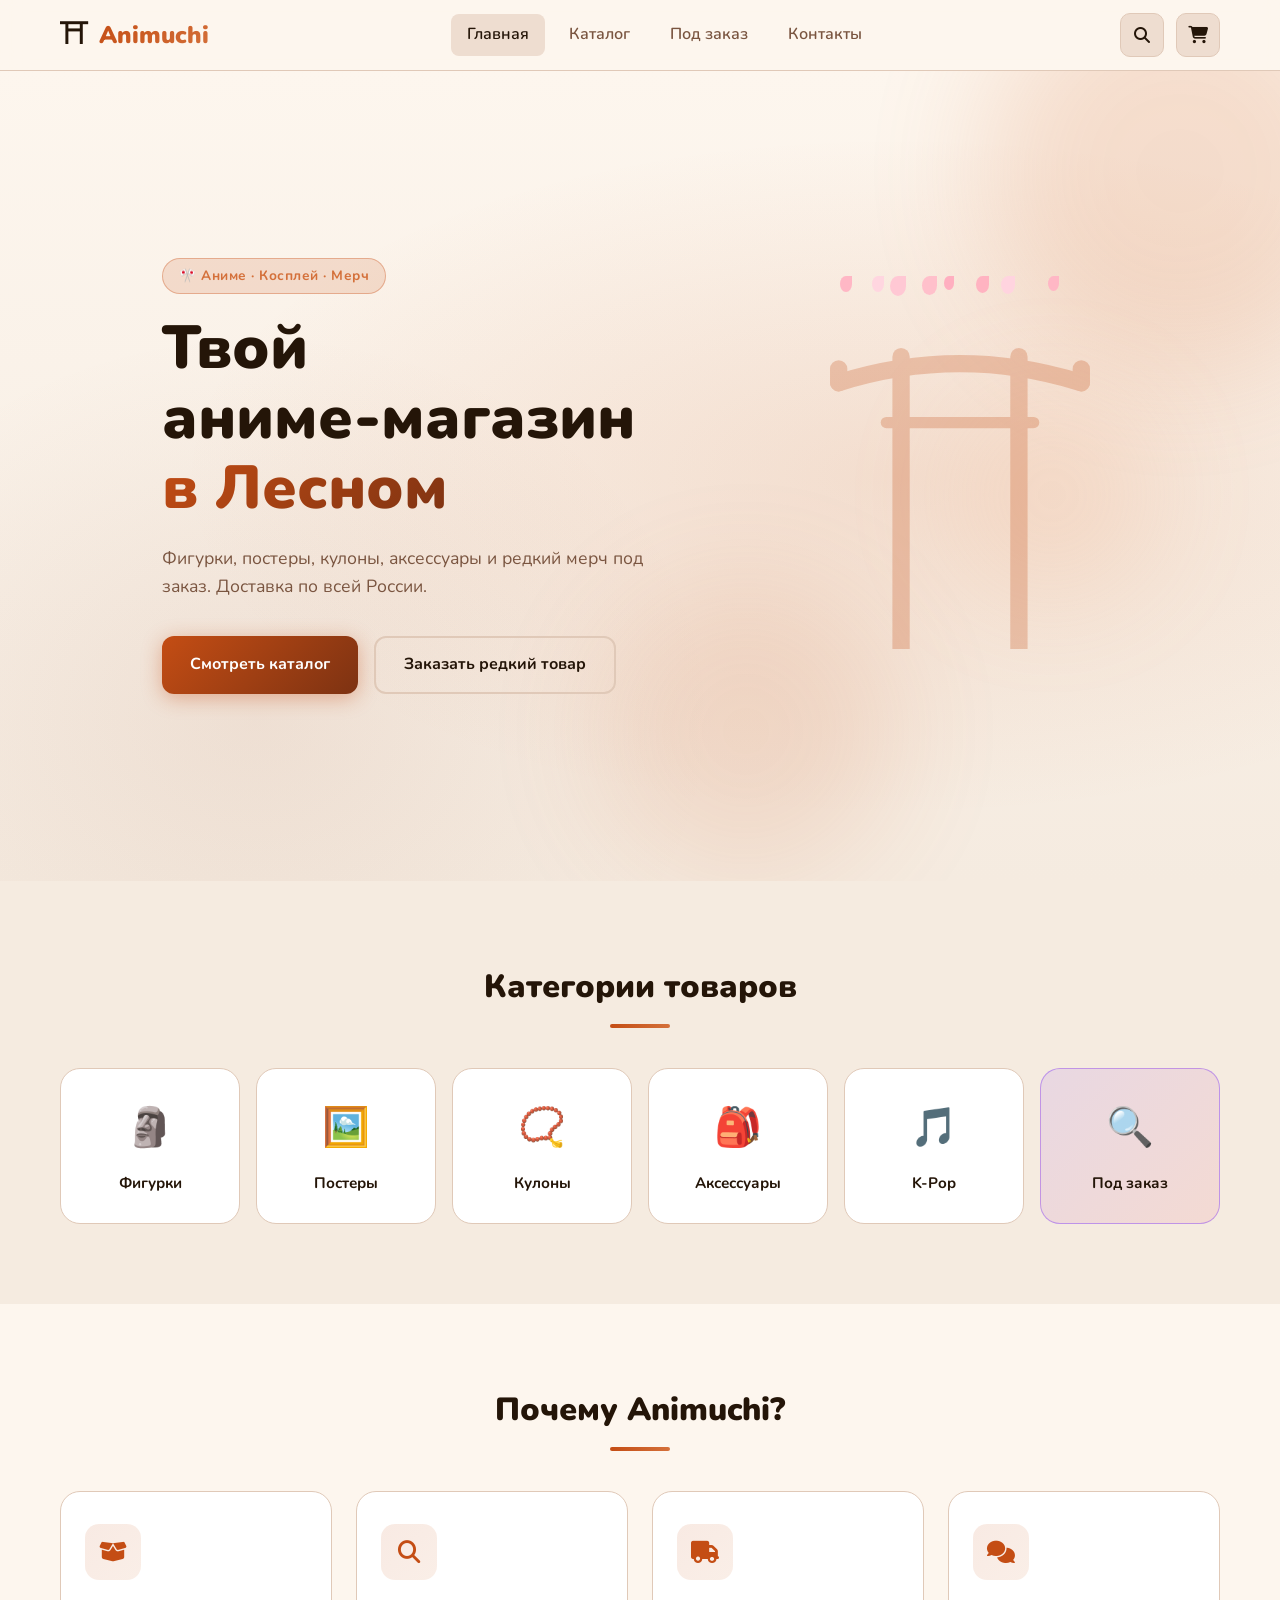
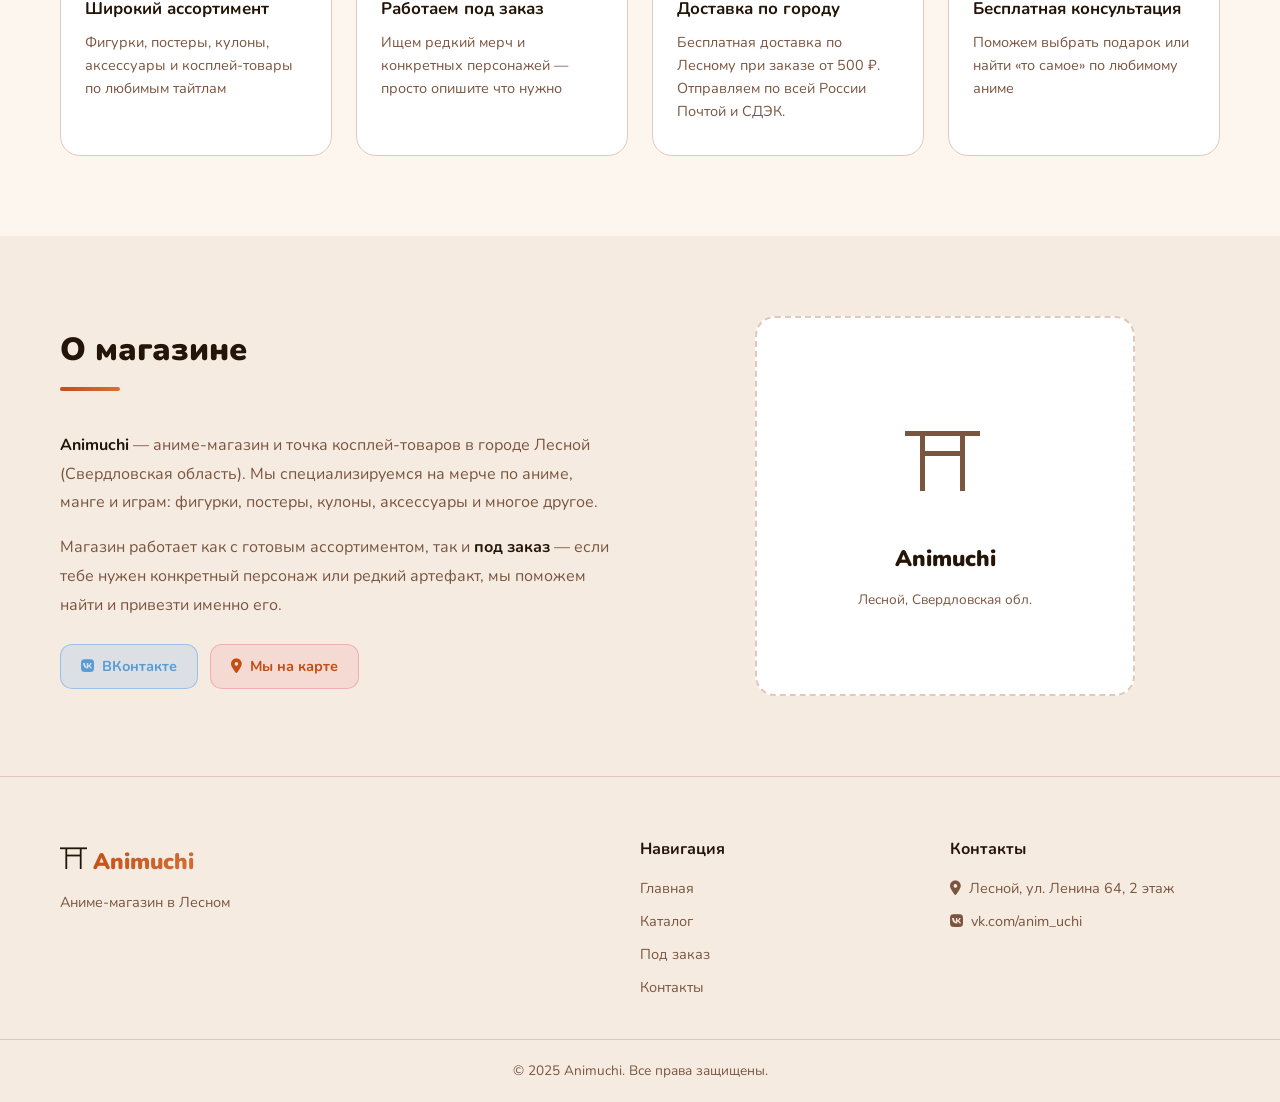
<file: thanks.html>
﻿<!DOCTYPE html>
<html lang="ru">
<head>
  <meta charset="UTF-8" />
  <meta name="viewport" content="width=device-width, initial-scale=1.0" />
  <title>Заказ оформлен — Animuchi</title>
  <link rel="stylesheet" href="css/style.css" />
  <link rel="preconnect" href="https://fonts.googleapis.com" />
  <link href="https://fonts.googleapis.com/css2?family=Nunito:wght@400;600;700;900&display=swap" rel="stylesheet" />
  <link rel="stylesheet" href="https://cdnjs.cloudflare.com/ajax/libs/font-awesome/6.5.0/css/all.min.css" />
  <style>
    .thanks-section {
      min-height: 80vh;
      display: flex;
      align-items: center;
      justify-content: center;
      padding: 60px 20px;
    }

    .thanks-card {
      background: var(--card);
      border: 1px solid var(--border);
      border-radius: var(--radius-lg);
      box-shadow: var(--shadow);
      max-width: 560px;
      width: 100%;
      padding: 56px 48px;
      text-align: center;
    }

    .thanks-card__icon {
      width: 88px;
      height: 88px;
      border-radius: 50%;
      background: linear-gradient(135deg, rgba(200,82,26,0.12), rgba(212,118,59,0.12));
      border: 2px solid rgba(200,82,26,0.2);
      display: flex;
      align-items: center;
      justify-content: center;
      margin: 0 auto 28px;
      font-size: 2.4rem;
    }

    .thanks-card__check {
      width: 88px;
      height: 88px;
      border-radius: 50%;
      background: linear-gradient(135deg, #22c55e, #16a34a);
      display: flex;
      align-items: center;
      justify-content: center;
      margin: 0 auto 28px;
      font-size: 2.2rem;
      color: #fff;
      box-shadow: 0 8px 24px rgba(34,197,94,0.35);
      animation: popIn 0.5s cubic-bezier(0.34, 1.56, 0.64, 1) both;
    }

    @keyframes popIn {
      from { transform: scale(0); opacity: 0; }
      to   { transform: scale(1); opacity: 1; }
    }

    .thanks-card__title {
      font-size: 2rem;
      font-weight: 900;
      margin-bottom: 12px;
      color: var(--text);
    }

    .thanks-card__subtitle {
      color: var(--text-muted);
      font-size: 1rem;
      margin-bottom: 32px;
      line-height: 1.7;
    }

    .thanks-card__order {
      display: inline-flex;
      align-items: center;
      gap: 10px;
      background: var(--bg2);
      border: 1px solid var(--border);
      border-radius: var(--radius);
      padding: 14px 24px;
      margin-bottom: 36px;
      font-size: 0.9rem;
      color: var(--text-muted);
    }

    .thanks-card__order strong {
      font-size: 1.1rem;
      font-weight: 900;
      color: var(--accent);
      letter-spacing: 0.5px;
    }

    .thanks-card__steps {
      background: var(--bg2);
      border-radius: var(--radius);
      padding: 20px 24px;
      margin-bottom: 32px;
      text-align: left;
    }

    .thanks-card__steps h4 {
      font-size: 0.8rem;
      font-weight: 700;
      text-transform: uppercase;
      letter-spacing: 0.8px;
      color: var(--text-muted);
      margin-bottom: 14px;
    }

    .thanks-step {
      display: flex;
      align-items: flex-start;
      gap: 12px;
      padding: 8px 0;
    }

    .thanks-step + .thanks-step {
      border-top: 1px solid var(--border);
    }

    .thanks-step__num {
      width: 24px;
      height: 24px;
      border-radius: 50%;
      background: linear-gradient(135deg, var(--accent), var(--accent2));
      color: #fff;
      font-size: 0.75rem;
      font-weight: 900;
      display: flex;
      align-items: center;
      justify-content: center;
      flex-shrink: 0;
      margin-top: 1px;
    }

    .thanks-step__text {
      font-size: 0.9rem;
      color: var(--text-muted);
      line-height: 1.5;
    }

    .thanks-card__btns {
      display: flex;
      flex-direction: column;
      gap: 12px;
    }

    @media (max-width: 480px) {
      .thanks-card { padding: 40px 24px; }
      .thanks-card__title { font-size: 1.6rem; }
    }
  </style>
</head>
<body>

  <header class="header">
    <div class="container header__inner">
      <a href="index.html" class="logo">
        <span class="logo__icon">⛩</span>
        <span class="logo__text">Animuchi</span>
      </a>
      <nav class="nav">
        <a href="index.html" class="nav__link">Главная</a>
        <a href="catalog.html" class="nav__link">Каталог</a>
        <a href="order.html" class="nav__link">Под заказ</a>
        <a href="contacts.html" class="nav__link">Контакты</a>
      </nav>
      <form class="header-search-form" id="headerSearchForm">
        <i class="fas fa-search search-form-icon"></i>
        <input type="text" id="headerSearchInput" placeholder="Найти товар..." autocomplete="off" />
        <button type="button" class="header-search__close" id="headerSearchClose" aria-label="Закрыть">
          <i class="fas fa-times"></i>
        </button>
      </form>
      <div class="header__actions">
        <button class="search-toggle" id="searchToggle" aria-label="Поиск">
          <i class="fas fa-search"></i>
        </button>
        <a href="wishlist.html" class="wishlist-btn-header" id="wishlistBtnHeader" aria-label="Избранное">
          <i class="fas fa-heart"></i>
          <span class="wishlist-count" id="wishlistCount">0</span>
        </a>
        <a href="cart.html" class="cart-btn">
          <i class="fas fa-shopping-cart"></i>
          <span class="cart-count" id="cartCount">0</span>
        </a>
        <button class="burger" id="burger">
          <span></span><span></span><span></span>
        </button>
      </div>
    </div>
    <div class="mobile-nav" id="mobileNav">
      <form class="mobile-search" id="mobileSearchForm">
        <i class="fas fa-search"></i>
        <input type="text" id="mobileSearchInput" placeholder="Найти товар..." autocomplete="off" />
      </form>
      <a href="index.html" class="nav__link">Главная</a>
      <a href="catalog.html" class="nav__link">Каталог</a>
      <a href="order.html" class="nav__link">Под заказ</a>
      <a href="contacts.html" class="nav__link">Контакты</a>
    </div>
  </header>

  <section class="thanks-section">
    <div class="thanks-card">

      <div class="thanks-card__check">
        <i class="fas fa-check"></i>
      </div>

      <h1 class="thanks-card__title" id="thanksTitle">Заказ оформлен!</h1>
      <p class="thanks-card__subtitle" id="thanksSubtitle">
        Спасибо за покупку в <strong>Animuchi</strong>!<br>
        Мы свяжемся с тобой по телефону для подтверждения.
      </p>

      <div class="thanks-card__order">
        <i class="fas fa-receipt"></i>
        Номер заказа: <strong id="orderNum">—</strong>
      </div>

      <div class="thanks-card__steps">
        <h4>Что дальше?</h4>
        <div class="thanks-step">
          <div class="thanks-step__num">1</div>
          <div class="thanks-step__text">Мы позвоним тебе в течение рабочего дня для подтверждения заказа</div>
        </div>
        <div class="thanks-step">
          <div class="thanks-step__num">2</div>
          <div class="thanks-step__text">Уточним детали доставки и удобное время получения</div>
        </div>
        <div class="thanks-step">
          <div class="thanks-step__num">3</div>
          <div class="thanks-step__text">Отправим заказ или подготовим к самовывозу</div>
        </div>
      </div>

      <div class="thanks-card__btns">
        <a href="catalog.html" class="btn btn--primary btn--full">
          <i class="fas fa-store"></i> Продолжить покупки
        </a>
        <a href="contacts.html" class="btn btn--outline btn--full">
          <i class="fas fa-phone"></i> Связаться с нами
        </a>
      </div>

    </div>
  </section>

  <footer class="footer">
    <div class="container footer__inner">
      <div class="footer__brand">
        <span class="logo__icon">⛩</span>
        <span class="logo__text">Animuchi</span>
        <p>Аниме‑магазин в Лесном</p>
      </div>
      <div class="footer__links">
        <h4>Навигация</h4>
        <a href="index.html">Главная</a>
        <a href="catalog.html">Каталог</a>
        <a href="order.html">Под заказ</a>
        <a href="contacts.html">Контакты</a>
      </div>
      <div class="footer__contacts">
        <h4>Контакты</h4>
        <p><i class="fas fa-map-marker-alt"></i> Лесной, ул. Ленина 64, 2 этаж</p>
        <p><i class="fab fa-vk"></i> <a href="https://vk.com/anim_uchi" target="_blank">vk.com/anim_uchi</a></p>
      </div>
    </div>
    <div class="footer__bottom">
      <p>© 2025 Animuchi. Все права защищены.</p>
    </div>
  </footer>

  <script src="js/main.js"></script>
  <script>
    document.addEventListener('DOMContentLoaded', () => {
      const params = new URLSearchParams(window.location.search);
      const orderId = params.get('order');
      const name = params.get('name');

      if (orderId) {
        document.getElementById('orderNum').textContent = orderId;
      }
      if (name) {
        document.getElementById('thanksTitle').textContent = name + ', заказ оформлен!';
      }

      // Если зашли без параметров — редирект на главную
      if (!orderId) {
        window.location.href = 'index.html';
      }
    });
  </script>
  <script src="js/animations.js"></script>
</body>
</html>
</file>
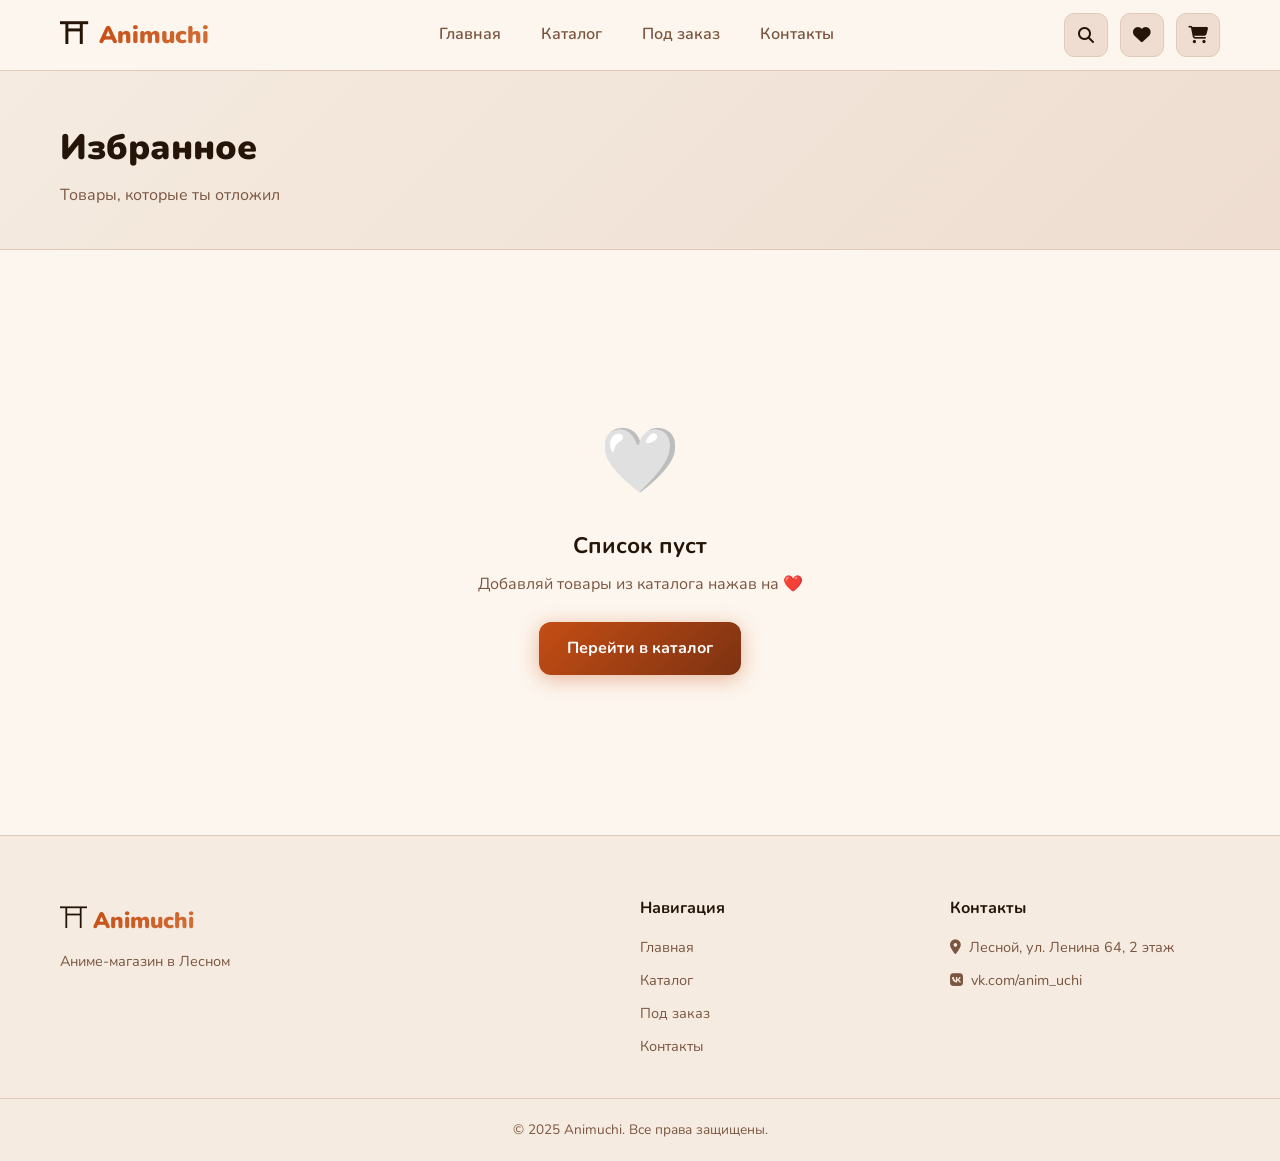
<file: wishlist.html>
﻿<!DOCTYPE html>
<html lang="ru">
<head>
  <meta charset="UTF-8" />
  <meta name="viewport" content="width=device-width, initial-scale=1.0" />
  <title>Избранное — Animuchi</title>
  <link rel="stylesheet" href="css/style.css" />
  <link rel="stylesheet" href="css/catalog.css" />
  <link rel="preconnect" href="https://fonts.googleapis.com" />
  <link href="https://fonts.googleapis.com/css2?family=Nunito:wght@400;600;700;900&display=swap" rel="stylesheet" />
  <link rel="stylesheet" href="https://cdnjs.cloudflare.com/ajax/libs/font-awesome/6.5.0/css/all.min.css" />
</head>
<body>

  <header class="header">
    <div class="container header__inner">
      <a href="index.html" class="logo">
        <span class="logo__icon">⛩</span>
        <span class="logo__text">Animuchi</span>
      </a>
      <nav class="nav">
        <a href="index.html" class="nav__link">Главная</a>
        <a href="catalog.html" class="nav__link">Каталог</a>
        <a href="order.html" class="nav__link">Под заказ</a>
        <a href="contacts.html" class="nav__link">Контакты</a>
      </nav>
      <form class="header-search-form" id="headerSearchForm">
        <i class="fas fa-search search-form-icon"></i>
        <input type="text" id="headerSearchInput" placeholder="Найти товар..." autocomplete="off" />
        <button type="button" class="header-search__close" id="headerSearchClose" aria-label="Закрыть">
          <i class="fas fa-times"></i>
        </button>
      </form>
      <div class="header__actions">
        <button class="search-toggle" id="searchToggle" aria-label="Поиск">
          <i class="fas fa-search"></i>
        </button>
        <a href="wishlist.html" class="wishlist-btn-header active" id="wishlistBtnHeader" aria-label="Избранное">
          <i class="fas fa-heart"></i>
          <span class="wishlist-count" id="wishlistCount">0</span>
        </a>
        <a href="cart.html" class="cart-btn">
          <i class="fas fa-shopping-cart"></i>
          <span class="cart-count" id="cartCount">0</span>
        </a>
        <button class="burger" id="burger">
          <span></span><span></span><span></span>
        </button>
      </div>
    </div>
    <div class="mobile-nav" id="mobileNav">
      <form class="mobile-search" id="mobileSearchForm">
        <i class="fas fa-search"></i>
        <input type="text" id="mobileSearchInput" placeholder="Найти товар..." autocomplete="off" />
      </form>
      <a href="index.html" class="nav__link">Главная</a>
      <a href="catalog.html" class="nav__link">Каталог</a>
      <a href="order.html" class="nav__link">Под заказ</a>
      <a href="contacts.html" class="nav__link">Контакты</a>
    </div>
  </header>

  <section class="page-hero">
    <div class="container">
      <h1 class="page-hero__title">Избранное</h1>
      <p class="page-hero__desc" id="wishlistDesc">Товары, которые ты отложил</p>
    </div>
  </section>

  <section class="catalog-section section">
    <div class="container">

      <div class="wishlist-grid" id="wishlistGrid"></div>

      <div class="empty-state" id="wishlistEmpty" style="display:none;">
        <div class="empty-state__icon">🤍</div>
        <h3>Список пуст</h3>
        <p>Добавляй товары из каталога нажав на ❤️</p>
        <a href="catalog.html" class="btn btn--primary">Перейти в каталог</a>
      </div>

    </div>
  </section>

  <footer class="footer">
    <div class="container footer__inner">
      <div class="footer__brand">
        <span class="logo__icon">⛩</span>
        <span class="logo__text">Animuchi</span>
        <p>Аниме‑магазин в Лесном</p>
      </div>
      <div class="footer__links">
        <h4>Навигация</h4>
        <a href="index.html">Главная</a>
        <a href="catalog.html">Каталог</a>
        <a href="order.html">Под заказ</a>
        <a href="contacts.html">Контакты</a>
      </div>
      <div class="footer__contacts">
        <h4>Контакты</h4>
        <p><i class="fas fa-map-marker-alt"></i> Лесной, ул. Ленина 64, 2 этаж</p>
        <p><i class="fab fa-vk"></i> <a href="https://vk.com/anim_uchi" target="_blank">vk.com/anim_uchi</a></p>
      </div>
    </div>
    <div class="footer__bottom">
      <p>© 2025 Animuchi. Все права защищены.</p>
    </div>
  </footer>

  <div class="toast" id="toast"></div>

  <script src="js/main.js"></script>
  <script src="js/wishlist.js"></script>
  <script src="js/animations.js"></script>
</body>
</html>
</file>
<file: css/style.css>
/* ===== RESET & BASE ===== */
*, *::before, *::after { box-sizing: border-box; margin: 0; padding: 0; }

:root {
  --bg:        #fdf6ee;
  --bg2:       #f5ebe0;
  --bg3:       #eeddd0;
  --card:      #ffffff;
  --accent:    #c44d14;
  --accent2:   #7d3212;
  --accent3:   #d4703a;
  --text:      #241508;
  --text-muted:#7a5540;
  --border:    #e0c9b8;
  --radius:    12px;
  --radius-lg: 20px;
  --shadow:    0 4px 24px rgba(139,58,26,0.12);
  --shadow-md: 0 8px 32px rgba(139,58,26,0.16);
  --shadow-lg: 0 20px 60px rgba(139,58,26,0.18);
  --transition: 0.25s ease;
}

html { scroll-behavior: smooth; }

body {
  font-family: 'Nunito', sans-serif;
  background: var(--bg);
  color: var(--text);
  line-height: 1.6;
  min-height: 100vh;
}

a { color: inherit; text-decoration: none; }
img { max-width: 100%; display: block; }

.container {
  max-width: 1200px;
  margin: 0 auto;
  padding: 0 20px;
}

.section { padding: 80px 0; }

.section__title {
  font-size: 2rem;
  font-weight: 900;
  margin-bottom: 40px;
  text-align: center;
  position: relative;
}
.section__title::after {
  content: '';
  display: block;
  width: 60px;
  height: 4px;
  background: linear-gradient(90deg, var(--accent), var(--accent3));
  border-radius: 2px;
  margin: 12px auto 0;
}

/* ===== BUTTONS ===== */
.btn {
  display: inline-flex;
  align-items: center;
  gap: 8px;
  padding: 14px 28px;
  border-radius: var(--radius);
  font-family: 'Nunito', sans-serif;
  font-size: 1rem;
  font-weight: 700;
  cursor: pointer;
  border: none;
  transition: var(--transition);
  text-decoration: none;
}
.btn--primary {
  background: linear-gradient(135deg, var(--accent), var(--accent2));
  color: #fff;
  box-shadow: 0 4px 20px rgba(196,77,20,0.38);
  position: relative;
}
.btn--primary:hover {
  transform: translateY(-2px);
  box-shadow: 0 10px 32px rgba(196,77,20,0.52);
}
.btn--primary:active { transform: translateY(1px) scale(0.98); box-shadow: 0 2px 10px rgba(196,77,20,0.3); }
.btn--outline {
  background: transparent;
  color: var(--text);
  border: 2px solid var(--border);
  position: relative;
}
.btn--outline:hover {
  border-color: var(--accent);
  color: var(--accent);
  transform: translateY(-2px);
  background: rgba(196,77,20,0.04);
}
.btn--outline:active { transform: translateY(1px) scale(0.98); }
.btn--full { width: 100%; justify-content: center; }

/* ===== HEADER ===== */
.header {
  position: sticky;
  top: 0;
  z-index: 100;
  background: rgba(253,246,238,0.95);
  backdrop-filter: blur(12px);
  border-bottom: 1px solid var(--border);
}
.header__inner {
  display: flex;
  align-items: center;
  justify-content: space-between;
  height: 70px;
  gap: 20px;
}

.logo {
  display: flex;
  align-items: center;
  gap: 10px;
  font-size: 1.5rem;
  font-weight: 900;
  color: var(--text);
  flex-shrink: 0;
}
.logo__icon { font-size: 1.8rem; }
.logo__text {
  background: linear-gradient(135deg, var(--accent), var(--accent3));
  -webkit-background-clip: text;
  -webkit-text-fill-color: transparent;
  background-clip: text;
}

.nav { display: flex; gap: 8px; }
.nav__link {
  padding: 8px 16px;
  border-radius: 8px;
  font-weight: 600;
  color: var(--text-muted);
  transition: var(--transition);
}
.nav__link:hover, .nav__link.active {
  color: var(--text);
  background: var(--bg3);
}

.header__actions { display: flex; align-items: center; gap: 12px; }

.cart-btn, .wishlist-btn-header {
  position: relative;
  display: flex;
  align-items: center;
  justify-content: center;
  width: 44px;
  height: 44px;
  border-radius: 10px;
  background: var(--bg3);
  color: var(--text);
  font-size: 1.1rem;
  transition: var(--transition);
  border: 1px solid var(--border);
}
.cart-btn:hover { background: var(--accent); color: #fff; border-color: var(--accent); }
.wishlist-btn-header:hover { background: #e74c3c; color: #fff; border-color: #e74c3c; }
.wishlist-btn-header.has-items { color: #e74c3c; border-color: rgba(231,76,60,0.4); }

.cart-count, .wishlist-count {
  position: absolute;
  top: -6px;
  right: -6px;
  color: #fff;
  font-size: 0.7rem;
  font-weight: 700;
  width: 18px;
  height: 18px;
  border-radius: 50%;
  display: flex;
  align-items: center;
  justify-content: center;
}
.cart-count { background: var(--accent); }
.wishlist-count { background: #e74c3c; }

.burger {
  display: none;
  flex-direction: column;
  gap: 5px;
  background: none;
  border: none;
  cursor: pointer;
  padding: 8px;
}
.burger span {
  display: block;
  width: 24px;
  height: 2px;
  background: var(--text);
  border-radius: 2px;
  transition: var(--transition);
}

.mobile-nav {
  display: none;
  flex-direction: column;
  padding: 12px 20px 16px;
  border-top: 1px solid var(--border);
  gap: 4px;
}
.mobile-nav.open { display: flex; }
.mobile-nav .nav__link { padding: 10px 16px; }

/* ===== HEADER SEARCH ===== */
.search-toggle {
  display: flex;
  align-items: center;
  justify-content: center;
  width: 44px;
  height: 44px;
  border-radius: 10px;
  background: var(--bg3);
  color: var(--text);
  font-size: 1rem;
  border: 1px solid var(--border);
  cursor: pointer;
  transition: var(--transition);
  flex-shrink: 0;
}
.search-toggle:hover { background: var(--accent); color: #fff; border-color: var(--accent); }

.header-search-form {
  display: none;
  flex: 1;
  align-items: center;
  gap: 12px;
  background: var(--bg);
  border-radius: var(--radius);
  padding: 0 16px;
  border: 2px solid var(--accent);
  height: 44px;
}
.header-search-form .search-form-icon { color: var(--accent); font-size: 0.9rem; flex-shrink: 0; }
.header-search-form input {
  flex: 1;
  border: none;
  background: transparent;
  font-family: 'Nunito', sans-serif;
  font-size: 0.95rem;
  color: var(--text);
  outline: none;
}
.header-search-form input::placeholder { color: var(--text-muted); }
.header-search__close {
  background: none;
  border: none;
  color: var(--text-muted);
  cursor: pointer;
  font-size: 1rem;
  padding: 4px;
  transition: var(--transition);
  flex-shrink: 0;
}
.header-search__close:hover { color: var(--accent); }

.header.search-open .nav { display: none; }
.header.search-open .header-search-form { display: flex; }
.header.search-open .search-toggle { display: none; }

/* Mobile search inside mobile-nav */
.mobile-search {
  display: flex;
  align-items: center;
  gap: 10px;
  background: var(--bg3);
  border: 1px solid var(--border);
  border-radius: var(--radius);
  padding: 10px 16px;
  margin-bottom: 4px;
}
.mobile-search i { color: var(--text-muted); font-size: 0.9rem; }
.mobile-search input {
  flex: 1;
  border: none;
  background: transparent;
  font-family: 'Nunito', sans-serif;
  font-size: 0.9rem;
  color: var(--text);
  outline: none;
}
.mobile-search input::placeholder { color: var(--text-muted); }

@media (max-width: 640px) {
  .header.search-open .header-search-form { display: none; }
  .header.search-open .search-toggle { display: flex; }
}

/* ===== HERO ===== */
.hero {
  position: relative;
  min-height: 90vh;
  display: flex;
  align-items: center;
  overflow: hidden;
}
.hero__bg {
  position: absolute;
  inset: 0;
  background:
    radial-gradient(ellipse 80% 60% at 70% 50%, rgba(200,82,26,0.12) 0%, transparent 70%),
    radial-gradient(ellipse 60% 80% at 20% 80%, rgba(139,58,26,0.08) 0%, transparent 60%),
    linear-gradient(180deg, var(--bg) 0%, var(--bg2) 100%);
}
.hero__content {
  position: relative;
  z-index: 2;
  max-width: 1200px;
  padding: 60px 20px;
  display: flex;
  align-items: center;
  gap: 60px;
}
.hero__text {
  flex: 0 1 580px;
  min-width: 0;
}
.hero__badge {
  display: inline-block;
  padding: 6px 16px;
  background: rgba(200,82,26,0.15);
  border: 1px solid rgba(200,82,26,0.35);
  border-radius: 50px;
  font-size: 0.85rem;
  font-weight: 700;
  color: var(--accent3);
  margin-bottom: 20px;
  letter-spacing: 0.5px;
}
.hero__title {
  font-size: clamp(2.2rem, 5vw, 3.8rem);
  font-weight: 900;
  line-height: 1.15;
  margin-bottom: 20px;
}
.hero__title span {
  background: linear-gradient(135deg, var(--accent), var(--accent2));
  -webkit-background-clip: text;
  -webkit-text-fill-color: transparent;
  background-clip: text;
}
.hero__desc {
  font-size: 1.1rem;
  color: var(--text-muted);
  margin-bottom: 36px;
  max-width: 520px;
}
.hero__btns { display: flex; gap: 16px; flex-wrap: wrap; }

/* ===== HERO VISUAL (torii + sakura) ===== */
.hero__visual {
  flex: 1;
  min-width: 260px;
  position: relative;
  display: flex;
  align-items: center;
  justify-content: center;
  min-height: 400px;
  overflow: hidden;
}
.hero__torii {
  width: 100%;
  max-width: 260px;
  color: var(--accent);
  opacity: 0.25;
  animation: toriiPulse 5s ease-in-out infinite;
  position: relative;
  z-index: 1;
}
@keyframes toriiPulse {
  0%, 100% { opacity: 0.20; filter: drop-shadow(0 0 12px rgba(196,77,20,0.15)); }
  50%       { opacity: 0.35; filter: drop-shadow(0 0 32px rgba(196,77,20,0.40)); }
}

/* Sakura petals */
.sakura-petal {
  position: absolute;
  top: 0;
  border-radius: 50% 0 50% 50%;
  animation: petalFall linear infinite;
  pointer-events: none;
  z-index: 2;
}
@keyframes petalFall {
  0%   { transform: translateY(-20px) translateX(0) rotate(0deg);   opacity: 0; }
  8%   { opacity: 0.85; }
  28%  { transform: translateY(95px)  translateX(16px)  rotate(105deg); }
  52%  { transform: translateY(205px) translateX(-14px) rotate(196deg); }
  78%  { transform: translateY(315px) translateX(20px)  rotate(282deg); }
  92%  { opacity: 0.65; }
  100% { transform: translateY(420px) translateX(6px)   rotate(360deg); opacity: 0; }
}
.sp1 { left: 12%; background: #ffb7c5; width: 12px; height: 16px; animation-duration: 6.2s; animation-delay: 0s; }
.sp2 { left: 28%; background: #ffc8d4; width: 16px; height: 20px; animation-duration: 7.8s; animation-delay: 1.4s; }
.sp3 { left: 45%; background: #ffafc0; width: 10px; height: 14px; animation-duration: 6.8s; animation-delay: 2.9s; }
.sp4 { left: 63%; background: #ffd4df; width: 14px; height: 18px; animation-duration: 8.4s; animation-delay: 0.6s; }
.sp5 { left: 78%; background: #ffb7c5; width: 11px; height: 15px; animation-duration: 7.1s; animation-delay: 3.8s; }
.sp6 { left: 38%; background: #ffc0cb; width: 15px; height: 19px; animation-duration: 9.2s; animation-delay: 5.1s; }
.sp7 { left: 55%; background: #ffb3c1; width: 13px; height: 17px; animation-duration: 7.6s; animation-delay: 1.9s; }
.sp8 { left: 22%; background: #ffd6e0; width: 12px; height: 16px; animation-duration: 8.0s; animation-delay: 4.3s; }

.hero__shapes { position: absolute; inset: 0; pointer-events: none; z-index: 1; }
.shape {
  position: absolute;
  border-radius: 50%;
  filter: blur(60px);
}
.shape--1 { width: 400px; height: 400px; background: var(--accent3); top: -100px; right: -100px; opacity: 0.18; }
.shape--2 { width: 300px; height: 300px; background: var(--accent); bottom: 0; right: 30%; opacity: 0.12; }
.shape--3 { width: 200px; height: 200px; background: #f0a070; top: 40%; right: 10%; opacity: 0.15; }

/* ===== CATEGORIES ===== */
.categories { background: var(--bg2); }
.categories__grid {
  display: grid;
  grid-template-columns: repeat(auto-fill, minmax(160px, 1fr));
  gap: 16px;
}
.cat-card {
  display: flex;
  flex-direction: column;
  align-items: center;
  gap: 12px;
  padding: 28px 16px;
  background: var(--card);
  border: 1px solid var(--border);
  border-radius: var(--radius-lg);
  transition: transform 0.28s cubic-bezier(0.22,1,0.36,1),
              box-shadow 0.28s ease,
              border-color 0.28s ease;
  cursor: pointer;
}
.cat-card:hover {
  border-color: var(--accent);
  transform: translateY(-6px);
  box-shadow: 0 12px 40px rgba(196,77,20,0.22);
}
.cat-card:hover .cat-card__icon {
  transform: scale(1.18) rotate(-4deg);
}
.cat-card__icon {
  font-size: 2.4rem;
  transition: transform 0.35s cubic-bezier(0.34,1.56,0.64,1);
}
.cat-card--special {
  border-color: rgba(123,47,247,0.4);
  background: linear-gradient(135deg, rgba(123,47,247,0.1), rgba(233,69,96,0.1));
}
.cat-card--special:hover { border-color: var(--accent2); }
.cat-card__icon { font-size: 2.4rem; }
.cat-card__name { font-weight: 700; font-size: 0.95rem; text-align: center; }

/* ===== FEATURES ===== */
.features__grid {
  display: grid;
  grid-template-columns: repeat(auto-fill, minmax(240px, 1fr));
  gap: 24px;
}
.feature-card {
  padding: 32px 24px;
  background: var(--card);
  border: 1px solid var(--border);
  border-radius: var(--radius-lg);
  transition: var(--transition);
}
.feature-card:hover {
  border-color: var(--accent2);
  transform: translateY(-4px);
  box-shadow: var(--shadow);
}
.feature-card__icon {
  width: 56px;
  height: 56px;
  border-radius: 14px;
  background: linear-gradient(135deg, rgba(200,82,26,0.12), rgba(212,118,59,0.12));
  display: flex;
  align-items: center;
  justify-content: center;
  font-size: 1.4rem;
  color: var(--accent);
  margin-bottom: 16px;
}
.feature-card h3 { font-size: 1.05rem; font-weight: 700; margin-bottom: 8px; }
.feature-card p { color: var(--text-muted); font-size: 0.9rem; }

/* ===== ABOUT ===== */
.about { background: var(--bg2); }
.about__inner {
  display: grid;
  grid-template-columns: 1fr 1fr;
  gap: 60px;
  align-items: center;
}
.about__text .section__title { text-align: left; }
.about__text .section__title::after { margin: 12px 0 0; }
.about__text p { color: var(--text-muted); margin-bottom: 16px; line-height: 1.8; }
.about__text strong { color: var(--text); }
.about__links { display: flex; gap: 12px; flex-wrap: wrap; margin-top: 24px; }

.social-link {
  display: inline-flex;
  align-items: center;
  gap: 8px;
  padding: 10px 20px;
  border-radius: var(--radius);
  font-weight: 700;
  font-size: 0.9rem;
  transition: var(--transition);
  border: 1px solid var(--border);
}
.social-link--vk { background: rgba(0,119,255,0.1); border-color: rgba(0,119,255,0.3); color: #5b9bd5; }
.social-link--vk:hover { background: rgba(0,119,255,0.2); }
.social-link--map { background: rgba(233,69,96,0.1); border-color: rgba(233,69,96,0.3); color: var(--accent); }
.social-link--map:hover { background: rgba(233,69,96,0.2); }

.about__img-placeholder {
  aspect-ratio: 1;
  max-width: 380px;
  margin: 0 auto;
  background: var(--card);
  border: 2px dashed var(--border);
  border-radius: var(--radius-lg);
  display: flex;
  flex-direction: column;
  align-items: center;
  justify-content: center;
  gap: 12px;
  color: var(--text-muted);
}
.about__img-placeholder span { font-size: 5rem; }
.about__img-placeholder p { font-size: 1.4rem; font-weight: 900; color: var(--text); }
.about__img-placeholder small { font-size: 0.85rem; }

/* ===== FOOTER ===== */
.footer {
  background: var(--bg2);
  border-top: 1px solid var(--border);
  padding-top: 60px;
}
.footer__inner {
  display: grid;
  grid-template-columns: 2fr 1fr 1fr;
  gap: 40px;
  padding-bottom: 40px;
}
.footer__brand .logo__text {
  font-size: 1.4rem;
  font-weight: 900;
  background: linear-gradient(135deg, var(--accent), var(--accent3));
  -webkit-background-clip: text;
  -webkit-text-fill-color: transparent;
  background-clip: text;
}
.footer__brand p { color: var(--text-muted); margin-top: 8px; font-size: 0.9rem; }
.footer__links, .footer__contacts { display: flex; flex-direction: column; gap: 10px; }
.footer__links h4, .footer__contacts h4 {
  font-weight: 700;
  margin-bottom: 4px;
  color: var(--text);
}
.footer__links a, .footer__contacts p, .footer__contacts a {
  color: var(--text-muted);
  font-size: 0.9rem;
  transition: var(--transition);
  display: flex;
  align-items: center;
  gap: 8px;
}
.footer__links a:hover, .footer__contacts a:hover { color: var(--accent); }
.footer__bottom {
  border-top: 1px solid var(--border);
  padding: 20px;
  text-align: center;
  color: var(--text-muted);
  font-size: 0.85rem;
}

/* ===== RESPONSIVE ===== */
@media (max-width: 900px) {
  .about__inner { grid-template-columns: 1fr; }
  .about__image { order: -1; }
  .footer__inner { grid-template-columns: 1fr 1fr; }
  .footer__brand { grid-column: 1 / -1; }
}

@media (max-width: 900px) {
  .hero__visual { display: none; }
}

@media (max-width: 640px) {
  .nav { display: none; }
  .burger { display: flex; }
  .hero { min-height: 80vh; }
  .section { padding: 60px 0; }
  .footer__inner { grid-template-columns: 1fr; }
  .hero__btns { flex-direction: column; }
  .hero__btns .btn { width: 100%; justify-content: center; }
}
</file>
<file: css/catalog.css>
/* ===== PAGE HERO ===== */
.page-hero {
  background: linear-gradient(135deg, var(--bg2) 0%, var(--bg3) 100%);
  border-bottom: 1px solid var(--border);
  padding: 48px 0 40px;
}
.page-hero__title {
  font-size: 2.2rem;
  font-weight: 900;
  margin-bottom: 8px;
  color: var(--text);
}
.page-hero__desc {
  color: var(--text-muted);
  font-size: 1rem;
}

/* ===== TOOLBAR ===== */
.catalog-toolbar {
  display: flex;
  gap: 16px;
  margin-bottom: 24px;
  flex-wrap: wrap;
}
.search-box {
  flex: 1;
  min-width: 220px;
  position: relative;
}
.search-box i {
  position: absolute;
  left: 14px;
  top: 50%;
  transform: translateY(-50%);
  color: var(--text-muted);
  font-size: 0.9rem;
}
.search-box input {
  width: 100%;
  padding: 12px 16px 12px 40px;
  background: var(--card);
  border: 1px solid var(--border);
  border-radius: var(--radius);
  font-family: 'Nunito', sans-serif;
  font-size: 0.95rem;
  color: var(--text);
  transition: var(--transition);
  outline: none;
}
.search-box input:focus {
  border-color: var(--accent);
  box-shadow: 0 0 0 3px rgba(200,82,26,0.1);
}
.search-box input::placeholder { color: var(--text-muted); }

.sort-box select {
  padding: 12px 16px;
  background: var(--card);
  border: 1px solid var(--border);
  border-radius: var(--radius);
  font-family: 'Nunito', sans-serif;
  font-size: 0.95rem;
  color: var(--text);
  cursor: pointer;
  outline: none;
  transition: var(--transition);
}
.sort-box select:focus { border-color: var(--accent); }

/* ===== FILTERS ===== */
.filters {
  display: flex;
  gap: 10px;
  flex-wrap: wrap;
  margin-bottom: 32px;
}
.filter-btn {
  padding: 9px 20px;
  border-radius: 50px;
  border: 1px solid var(--border);
  background: var(--card);
  color: var(--text-muted);
  font-family: 'Nunito', sans-serif;
  font-size: 0.9rem;
  font-weight: 700;
  cursor: pointer;
  transition: var(--transition);
}
.filter-btn:hover {
  border-color: var(--accent);
  color: var(--accent);
}
.filter-btn.active {
  background: var(--accent);
  border-color: var(--accent);
  color: #fff;
}

/* ===== PRODUCTS GRID ===== */
.products-grid {
  display: grid;
  grid-template-columns: repeat(auto-fill, minmax(240px, 1fr));
  gap: 24px;
}

/* ===== PRODUCT CARD ===== */
.product-card {
  background: var(--card);
  border: 1px solid var(--border);
  border-radius: var(--radius-lg);
  overflow: hidden;
  transition: transform 0.3s cubic-bezier(0.22,1,0.36,1),
              box-shadow 0.3s ease,
              border-color 0.3s ease;
  display: flex;
  flex-direction: column;
}
.product-card:hover {
  transform: translateY(-6px);
  box-shadow: 0 16px 48px rgba(196,77,20,0.18), 0 4px 12px rgba(196,77,20,0.08);
  border-color: var(--accent3);
}

.product-card__img {
  aspect-ratio: 1;
  background: var(--bg2);
  display: flex;
  align-items: center;
  justify-content: center;
  font-size: 4rem;
  position: relative;
  overflow: hidden;
}
.product-card__img img {
  width: 100%;
  height: 100%;
  object-fit: cover;
  transition: transform 0.5s cubic-bezier(0.22,1,0.36,1);
}
.product-card:hover .product-card__img img {
  transform: scale(1.07);
}
.product-card__badge {
  position: absolute;
  top: 12px;
  left: 12px;
  padding: 4px 10px;
  border-radius: 50px;
  font-size: 0.72rem;
  font-weight: 700;
  text-transform: uppercase;
  letter-spacing: 0.5px;
}
.badge--new { background: #27ae60; color: #fff; }
.badge--sale { background: var(--accent); color: #fff; }
.badge--order { background: var(--accent2); color: #fff; }

.product-card__body {
  padding: 16px;
  flex: 1;
  display: flex;
  flex-direction: column;
  gap: 6px;
}
.product-card__cat {
  font-size: 0.75rem;
  font-weight: 700;
  color: var(--accent3);
  text-transform: uppercase;
  letter-spacing: 0.5px;
}
.product-card__name {
  font-size: 1rem;
  font-weight: 700;
  color: var(--text);
  line-height: 1.3;
}
.product-card__title {
  font-size: 0.82rem;
  color: var(--text-muted);
}

.product-card__footer {
  padding: 0 16px 16px;
  display: flex;
  align-items: center;
  justify-content: space-between;
  gap: 12px;
}
.product-card__price {
  font-size: 1.2rem;
  font-weight: 900;
  color: var(--accent);
}
.product-card__price-old {
  font-size: 0.8rem;
  color: var(--text-muted);
  text-decoration: line-through;
  margin-left: 4px;
}
.add-to-cart-btn {
  display: flex;
  align-items: center;
  gap: 6px;
  padding: 9px 16px;
  background: linear-gradient(135deg, var(--accent), var(--accent2));
  color: #fff;
  border: none;
  border-radius: var(--radius);
  font-family: 'Nunito', sans-serif;
  font-size: 0.85rem;
  font-weight: 700;
  cursor: pointer;
  transition: transform 0.2s ease, box-shadow 0.2s ease, background 0.25s ease;
  white-space: nowrap;
  position: relative;
  overflow: hidden;
}
.add-to-cart-btn:hover {
  transform: translateY(-2px);
  box-shadow: 0 6px 20px rgba(196,77,20,0.42);
}
.add-to-cart-btn:active { transform: scale(0.96); }
.add-to-cart-btn.added {
  background: linear-gradient(135deg, #22a85a, #178046);
  box-shadow: 0 4px 16px rgba(34,168,90,0.35);
}

/* ===== EMPTY STATE ===== */
.empty-state {
  text-align: center;
  padding: 80px 20px;
  color: var(--text-muted);
}
.empty-state__icon { font-size: 4rem; margin-bottom: 16px; }
.empty-state h3 { font-size: 1.4rem; font-weight: 700; color: var(--text); margin-bottom: 8px; }
.empty-state p { margin-bottom: 24px; }

/* ===== TOAST ===== */
.toast {
  position: fixed;
  bottom: 30px;
  right: 30px;
  background: var(--accent);
  color: #fff;
  padding: 14px 24px;
  border-radius: var(--radius);
  font-weight: 700;
  font-size: 0.95rem;
  box-shadow: 0 8px 24px rgba(200,82,26,0.35);
  transform: translateY(100px);
  opacity: 0;
  transition: all 0.35s cubic-bezier(0.34, 1.56, 0.64, 1);
  z-index: 999;
  pointer-events: none;
}
.toast.show {
  transform: translateY(0);
  opacity: 1;
}

@media (max-width: 640px) {
  .catalog-toolbar { flex-direction: column; }
  .sort-box select { width: 100%; }
  .products-grid { grid-template-columns: repeat(auto-fill, minmax(160px, 1fr)); gap: 16px; }
}

/* ===== PRODUCT CARD LINK ===== */
.product-card__link {
  display: block;
  text-decoration: none;
  color: inherit;
}
.product-card__link:hover .product-card__name {
  color: var(--accent);
}

/* ===== WISHLIST BUTTON ON CARD ===== */
.product-card { position: relative; }

.wishlist-card-btn {
  position: absolute;
  top: 10px;
  right: 10px;
  z-index: 2;
  width: 34px;
  height: 34px;
  border-radius: 50%;
  background: rgba(255,255,255,0.92);
  backdrop-filter: blur(4px);
  border: 1px solid var(--border);
  color: var(--text-muted);
  font-size: 0.8rem;
  cursor: pointer;
  transition: var(--transition);
  display: flex;
  align-items: center;
  justify-content: center;
  box-shadow: 0 2px 8px rgba(0,0,0,0.08);
}
.wishlist-card-btn:hover { color: #e74c3c; border-color: #e74c3c; }
.wishlist-card-btn.active { color: #e74c3c; border-color: rgba(231,76,60,0.5); background: rgba(231,76,60,0.08); }

/* ===== WISHLIST PAGE ===== */
.wishlist-grid {
  display: grid;
  grid-template-columns: repeat(auto-fill, minmax(240px, 1fr));
  gap: 24px;
}

@media (max-width: 640px) {
  .wishlist-grid { grid-template-columns: repeat(auto-fill, minmax(160px, 1fr)); gap: 16px; }
}

/* ===== DELIVERY BANNER ===== */
.delivery-banner {
  display: flex;
  align-items: center;
  gap: 12px;
  flex-wrap: wrap;
  padding: 12px 20px;
  background: linear-gradient(135deg, rgba(200,82,26,0.08), rgba(212,118,59,0.08));
  border: 1px solid rgba(200,82,26,0.2);
  border-radius: var(--radius);
  font-size: 0.88rem;
  font-weight: 700;
  color: var(--text-muted);
  margin-bottom: 24px;
}
.delivery-banner i { color: var(--accent); margin-right: 4px; }
.delivery-banner__sep { color: var(--border); }
@media (max-width: 640px) {
  .delivery-banner__sep { display: none; }
  .delivery-banner { flex-direction: column; align-items: flex-start; gap: 8px; }
}
</file>
<file: css/cart.css>
/* ===== CART EMPTY ===== */
.cart-empty {
  text-align: center;
  padding: 100px 20px;
  color: var(--text-muted);
}
.cart-empty__icon { font-size: 5rem; margin-bottom: 20px; opacity: 0.5; }
.cart-empty h3 { font-size: 1.6rem; font-weight: 700; color: var(--text); margin-bottom: 8px; }
.cart-empty p { margin-bottom: 28px; }

/* ===== CART LAYOUT ===== */
.cart-layout {
  display: grid;
  grid-template-columns: 1fr 380px;
  gap: 32px;
  align-items: start;
}

/* ===== CART ITEMS ===== */
.cart-items {
  display: flex;
  flex-direction: column;
  gap: 16px;
}

.cart-item {
  display: flex;
  gap: 16px;
  padding: 20px;
  background: var(--card);
  border: 1px solid var(--border);
  border-radius: var(--radius-lg);
  transition: var(--transition);
}
.cart-item:hover {
  border-color: var(--accent3);
  box-shadow: 0 4px 16px rgba(200,82,26,0.1);
}

.cart-item__img {
  width: 80px;
  height: 80px;
  flex-shrink: 0;
  background: var(--bg2);
  border-radius: var(--radius);
  display: flex;
  align-items: center;
  justify-content: center;
  font-size: 2.5rem;
}

.cart-item__body {
  flex: 1;
  display: flex;
  flex-direction: column;
  gap: 6px;
}
.cart-item__name {
  font-size: 1.05rem;
  font-weight: 700;
  color: var(--text);
}
.cart-item__price {
  font-size: 1.1rem;
  font-weight: 900;
  color: var(--accent);
}

.cart-item__controls {
  display: flex;
  align-items: center;
  gap: 12px;
  margin-top: 8px;
}

.qty-control {
  display: flex;
  align-items: center;
  gap: 8px;
  background: var(--bg2);
  border: 1px solid var(--border);
  border-radius: var(--radius);
  padding: 4px 8px;
}
.qty-control button {
  width: 28px;
  height: 28px;
  border: none;
  background: var(--accent);
  color: #fff;
  border-radius: 6px;
  font-size: 0.9rem;
  font-weight: 700;
  cursor: pointer;
  transition: var(--transition);
  display: flex;
  align-items: center;
  justify-content: center;
}
.qty-control button:hover { background: var(--accent2); transform: scale(1.05); }
.qty-control button:disabled { opacity: 0.4; cursor: not-allowed; }
.qty-control span {
  min-width: 32px;
  text-align: center;
  font-weight: 700;
  color: var(--text);
}

.cart-item__remove {
  padding: 8px 14px;
  background: transparent;
  border: 1px solid var(--border);
  border-radius: var(--radius);
  color: var(--text-muted);
  font-size: 0.85rem;
  font-weight: 700;
  cursor: pointer;
  transition: var(--transition);
  display: flex;
  align-items: center;
  gap: 6px;
}
.cart-item__remove:hover {
  background: #e74c3c;
  border-color: #e74c3c;
  color: #fff;
}

/* ===== CART SUMMARY ===== */
.cart-summary {
  position: sticky;
  top: 90px;
  background: var(--card);
  border: 1px solid var(--border);
  border-radius: var(--radius-lg);
  padding: 24px;
  display: flex;
  flex-direction: column;
  gap: 16px;
}
.cart-summary__title {
  font-size: 1.3rem;
  font-weight: 900;
  color: var(--text);
  margin-bottom: 4px;
}
.cart-summary__rows {
  display: flex;
  flex-direction: column;
  gap: 10px;
  padding-bottom: 16px;
  border-bottom: 1px solid var(--border);
}
.cart-summary__row {
  display: flex;
  justify-content: space-between;
  font-size: 0.95rem;
  color: var(--text-muted);
}
.cart-summary__row span:last-child { font-weight: 700; color: var(--text); }

.cart-summary__total {
  display: flex;
  justify-content: space-between;
  font-size: 1.4rem;
  font-weight: 900;
  color: var(--text);
  padding: 16px 0;
  border-bottom: 1px solid var(--border);
}
.cart-summary__total span:last-child { color: var(--accent); }

.cart-summary__delivery {
  display: flex;
  align-items: center;
  gap: 10px;
  padding: 12px;
  background: rgba(200,82,26,0.08);
  border-radius: var(--radius);
  font-size: 0.85rem;
  color: var(--text-muted);
  line-height: 1.4;
}
.cart-summary__delivery i { color: var(--accent); font-size: 1.1rem; }

.cart-clear-btn {
  margin-top: 8px;
  padding: 10px;
  background: transparent;
  border: 1px solid var(--border);
  border-radius: var(--radius);
  color: var(--text-muted);
  font-family: 'Nunito', sans-serif;
  font-size: 0.85rem;
  font-weight: 700;
  cursor: pointer;
  transition: var(--transition);
  display: flex;
  align-items: center;
  justify-content: center;
  gap: 8px;
}
.cart-clear-btn:hover {
  background: #e74c3c;
  border-color: #e74c3c;
  color: #fff;
}

/* ===== RESPONSIVE ===== */
@media (max-width: 900px) {
  .cart-layout {
    grid-template-columns: 1fr;
  }
  .cart-summary {
    position: static;
  }
}

@media (max-width: 640px) {
  .cart-item {
    flex-direction: column;
    align-items: center;
    text-align: center;
  }
  .cart-item__controls {
    flex-direction: column;
    width: 100%;
  }
  .qty-control, .cart-item__remove {
    width: 100%;
    justify-content: center;
  }
}
</file>
<file: css/checkout.css>
/* ===== STEPS ===== */
.checkout-steps {
  background: var(--bg2);
  border-bottom: 1px solid var(--border);
  padding: 20px 0;
}
.steps {
  display: flex;
  align-items: center;
  justify-content: center;
  gap: 0;
}
.step {
  display: flex;
  flex-direction: column;
  align-items: center;
  gap: 6px;
}
.step__num {
  width: 40px;
  height: 40px;
  border-radius: 50%;
  background: var(--bg3);
  border: 2px solid var(--border);
  display: flex;
  align-items: center;
  justify-content: center;
  font-weight: 900;
  font-size: 1rem;
  color: var(--text-muted);
  transition: var(--transition);
}
.step__label {
  font-size: 0.8rem;
  font-weight: 700;
  color: var(--text-muted);
  transition: var(--transition);
}
.step.active .step__num {
  background: var(--accent);
  border-color: var(--accent);
  color: #fff;
}
.step.active .step__label { color: var(--accent); }
.step.done .step__num {
  background: #27ae60;
  border-color: #27ae60;
  color: #fff;
}
.step.done .step__label { color: #27ae60; }

.step__line {
  flex: 1;
  max-width: 80px;
  height: 2px;
  background: var(--border);
  margin: 0 8px;
  margin-bottom: 22px;
}

/* ===== CHECKOUT LAYOUT ===== */
.checkout-layout {
  display: grid;
  grid-template-columns: 1fr 360px;
  gap: 32px;
  align-items: start;
}

/* ===== STEP BLOCKS ===== */
.checkout-step-block {
  background: var(--card);
  border: 1px solid var(--border);
  border-radius: var(--radius-lg);
  padding: 32px;
  transition: var(--transition);
}
.checkout-step-block.hidden { display: none; }

.checkout-step-block__title {
  font-size: 1.3rem;
  font-weight: 900;
  color: var(--text);
  margin-bottom: 24px;
  display: flex;
  align-items: center;
  gap: 12px;
}
.checkout-step-block__title span {
  width: 36px;
  height: 36px;
  border-radius: 50%;
  background: linear-gradient(135deg, var(--accent), var(--accent2));
  color: #fff;
  display: flex;
  align-items: center;
  justify-content: center;
  font-size: 1rem;
  flex-shrink: 0;
}

/* ===== FORM ===== */
.form-grid {
  display: grid;
  grid-template-columns: 1fr 1fr;
  gap: 16px;
  margin-bottom: 24px;
}
.form-group { display: flex; flex-direction: column; gap: 6px; }
.form-group--full { grid-column: 1 / -1; }

.form-group label {
  font-size: 0.9rem;
  font-weight: 700;
  color: var(--text);
}
.required { color: var(--accent); }

.form-group input,
.form-group textarea,
.form-group select {
  padding: 12px 16px;
  background: var(--bg);
  border: 1px solid var(--border);
  border-radius: var(--radius);
  font-family: 'Nunito', sans-serif;
  font-size: 0.95rem;
  color: var(--text);
  outline: none;
  transition: var(--transition);
  resize: vertical;
}
.form-group input:focus,
.form-group textarea:focus {
  border-color: var(--accent);
  box-shadow: 0 0 0 3px rgba(200,82,26,0.1);
}
.form-group input::placeholder,
.form-group textarea::placeholder { color: var(--text-muted); }
.form-group input.error { border-color: #e74c3c; }

.field-error {
  font-size: 0.8rem;
  color: #e74c3c;
  font-weight: 600;
  min-height: 16px;
}

.form-btns {
  display: flex;
  gap: 12px;
  margin-top: 24px;
  flex-wrap: wrap;
}

/* ===== DELIVERY OPTIONS ===== */
.delivery-options {
  display: flex;
  flex-direction: column;
  gap: 12px;
  margin-bottom: 24px;
}
.delivery-option { cursor: pointer; }
.delivery-option input[type="radio"] { display: none; }
.delivery-option__card {
  display: flex;
  align-items: center;
  gap: 16px;
  padding: 16px 20px;
  background: var(--bg);
  border: 2px solid var(--border);
  border-radius: var(--radius);
  transition: var(--transition);
}
.delivery-option input:checked + .delivery-option__card {
  border-color: var(--accent);
  background: rgba(200,82,26,0.06);
}
.delivery-option__card:hover { border-color: var(--accent3); }
.delivery-option__icon {
  width: 44px;
  height: 44px;
  border-radius: 10px;
  background: rgba(200,82,26,0.1);
  display: flex;
  align-items: center;
  justify-content: center;
  color: var(--accent);
  font-size: 1.1rem;
  flex-shrink: 0;
}
.delivery-option__info { flex: 1; }
.delivery-option__name { font-weight: 700; color: var(--text); }
.delivery-option__desc { font-size: 0.82rem; color: var(--text-muted); margin-top: 2px; }
.delivery-option__price { font-weight: 900; color: var(--accent); white-space: nowrap; }

/* ===== PAYMENT OPTIONS ===== */
.payment-options {
  display: grid;
  grid-template-columns: repeat(auto-fill, minmax(180px, 1fr));
  gap: 12px;
  margin-bottom: 24px;
}
.payment-option { cursor: pointer; }
.payment-option input[type="radio"] { display: none; }
.payment-option__card {
  display: flex;
  flex-direction: column;
  align-items: center;
  gap: 10px;
  padding: 20px 16px;
  background: var(--bg);
  border: 2px solid var(--border);
  border-radius: var(--radius);
  text-align: center;
  font-weight: 700;
  font-size: 0.9rem;
  color: var(--text-muted);
  transition: var(--transition);
}
.payment-option__card i { font-size: 1.6rem; color: var(--accent3); }
.payment-option input:checked + .payment-option__card {
  border-color: var(--accent);
  color: var(--text);
  background: rgba(200,82,26,0.06);
}
.payment-option__card:hover { border-color: var(--accent3); }

/* ===== ORDER CONFIRM INFO ===== */
.order-confirm-info {
  display: flex;
  gap: 12px;
  padding: 16px;
  background: rgba(200,82,26,0.08);
  border-radius: var(--radius);
  border-left: 3px solid var(--accent);
  margin-bottom: 8px;
}
.order-confirm-info i { color: var(--accent); font-size: 1.1rem; margin-top: 2px; flex-shrink: 0; }
.order-confirm-info p { font-size: 0.88rem; color: var(--text-muted); line-height: 1.5; }

/* ===== ORDER SUMMARY ===== */
.order-summary {
  position: sticky;
  top: 90px;
  background: var(--card);
  border: 1px solid var(--border);
  border-radius: var(--radius-lg);
  padding: 24px;
}
.order-summary__items {
  display: flex;
  flex-direction: column;
  gap: 12px;
  margin: 16px 0;
}
.order-summary__item {
  display: flex;
  align-items: center;
  gap: 12px;
}
.order-summary__item-emoji {
  width: 44px;
  height: 44px;
  background: var(--bg2);
  border-radius: 10px;
  display: flex;
  align-items: center;
  justify-content: center;
  font-size: 1.4rem;
  flex-shrink: 0;
}
.order-summary__item-info { flex: 1; }
.order-summary__item-name { font-size: 0.88rem; font-weight: 700; color: var(--text); }
.order-summary__item-qty { font-size: 0.78rem; color: var(--text-muted); }
.order-summary__item-price { font-weight: 900; color: var(--accent); font-size: 0.95rem; white-space: nowrap; }

.order-summary__divider {
  height: 1px;
  background: var(--border);
  margin: 16px 0;
}
.order-summary__row {
  display: flex;
  justify-content: space-between;
  font-size: 0.9rem;
  color: var(--text-muted);
  margin-bottom: 8px;
}
.order-summary__row span:last-child { font-weight: 700; color: var(--text); }
.order-summary__total {
  display: flex;
  justify-content: space-between;
  font-size: 1.3rem;
  font-weight: 900;
  color: var(--text);
  margin-top: 12px;
  padding-top: 12px;
  border-top: 1px solid var(--border);
}
.order-summary__total span:last-child { color: var(--accent); }

/* ===== SUCCESS MODAL ===== */
.modal-overlay {
  display: none;
  position: fixed;
  inset: 0;
  background: rgba(0,0,0,0.5);
  z-index: 200;
  backdrop-filter: blur(4px);
}
.modal-overlay.show { display: block; }

.success-modal {
  display: none;
  position: fixed;
  inset: 0;
  z-index: 201;
  align-items: center;
  justify-content: center;
}
.success-modal.show { display: flex; }

.success-modal__box {
  background: var(--card);
  border: 1px solid var(--border);
  border-radius: var(--radius-lg);
  padding: 48px 40px;
  max-width: 460px;
  width: 90%;
  text-align: center;
  animation: popIn 0.4s cubic-bezier(0.34, 1.56, 0.64, 1);
}
@keyframes popIn {
  from { transform: scale(0.7); opacity: 0; }
  to   { transform: scale(1);   opacity: 1; }
}
.success-modal__icon { font-size: 4rem; margin-bottom: 16px; }
.success-modal__box h2 { font-size: 1.8rem; font-weight: 900; margin-bottom: 12px; }
.success-modal__box p { color: var(--text-muted); margin-bottom: 8px; }
.success-modal__sub { font-size: 0.9rem; }
.success-modal__num {
  margin-top: 16px;
  padding: 12px;
  background: var(--bg2);
  border-radius: var(--radius);
  font-size: 0.9rem;
  color: var(--text-muted);
}
.success-modal__num strong { color: var(--accent); font-size: 1.1rem; }

/* ===== RESPONSIVE ===== */
@media (max-width: 900px) {
  .checkout-layout { grid-template-columns: 1fr; }
  .order-summary { position: static; }
}
@media (max-width: 640px) {
  .form-grid { grid-template-columns: 1fr; }
  .checkout-step-block { padding: 20px; }
  .payment-options { grid-template-columns: 1fr; }
  .form-btns { flex-direction: column; }
  .form-btns .btn { width: 100%; justify-content: center; }
}
</file>
<file: css/contacts.css>
/* ===== CONTACTS GRID ===== */
.contacts-grid {
  display: grid;
  grid-template-columns: repeat(auto-fill, minmax(280px, 1fr));
  gap: 20px;
  margin-bottom: 60px;
}

.contact-card {
  background: var(--card);
  border: 1px solid var(--border);
  border-radius: var(--radius-lg);
  padding: 28px 24px;
  transition: var(--transition);
  display: flex;
  flex-direction: column;
}
.contact-card:hover {
  border-color: var(--accent3);
  box-shadow: 0 8px 24px rgba(200,82,26,0.12);
  transform: translateY(-3px);
}

.contact-card--main {
  grid-column: 1 / -1;
  background: linear-gradient(135deg, rgba(200,82,26,0.06), rgba(212,118,59,0.06));
  border-color: rgba(200,82,26,0.2);
}

.contact-card__icon {
  width: 56px;
  height: 56px;
  border-radius: 14px;
  background: linear-gradient(135deg, rgba(200,82,26,0.15), rgba(212,118,59,0.15));
  display: flex;
  align-items: center;
  justify-content: center;
  font-size: 1.5rem;
  color: var(--accent);
  margin-bottom: 16px;
}

.contact-card h3 {
  font-size: 1.15rem;
  font-weight: 900;
  margin-bottom: 12px;
  color: var(--text);
}
.contact-card p {
  font-size: 0.9rem;
  color: var(--text-muted);
  line-height: 1.6;
  flex: 1;
}

/* ===== CONTACT INFO ===== */
.contact-info {
  display: flex;
  flex-direction: column;
  gap: 16px;
  margin-top: 8px;
}
.contact-info__row {
  display: flex;
  gap: 14px;
  font-size: 0.9rem;
  color: var(--text-muted);
  line-height: 1.6;
}
.contact-info__row i {
  color: var(--accent);
  font-size: 1.1rem;
  margin-top: 2px;
  flex-shrink: 0;
}
.contact-info__row strong {
  color: var(--text);
}

/* ===== MAP ===== */
.map-section {
  margin-bottom: 60px;
}
.map-placeholder {
  width: 100%;
  height: 400px;
  background: var(--bg2);
  border: 2px dashed var(--border);
  border-radius: var(--radius-lg);
  display: flex;
  align-items: center;
  justify-content: center;
  position: relative;
  overflow: hidden;
}
.map-placeholder__content {
  text-align: center;
  padding: 40px;
  display: flex;
  flex-direction: column;
  align-items: center;
  gap: 16px;
}
.map-placeholder__content i {
  font-size: 4rem;
  color: var(--accent3);
  opacity: 0.5;
}
.map-placeholder__content p {
  font-size: 1rem;
  color: var(--text-muted);
  max-width: 400px;
}

/* ===== FAQ ===== */
.faq-grid {
  display: grid;
  grid-template-columns: repeat(auto-fill, minmax(320px, 1fr));
  gap: 20px;
}
.faq-item {
  background: var(--card);
  border: 1px solid var(--border);
  border-radius: var(--radius-lg);
  padding: 20px;
  transition: var(--transition);
}
.faq-item:hover {
  border-color: var(--accent3);
  box-shadow: 0 4px 16px rgba(200,82,26,0.1);
}
.faq-item__q {
  display: flex;
  align-items: flex-start;
  gap: 10px;
  margin-bottom: 10px;
}
.faq-item__q i {
  color: var(--accent);
  font-size: 1.1rem;
  margin-top: 2px;
  flex-shrink: 0;
}
.faq-item__q strong {
  font-size: 0.95rem;
  font-weight: 700;
  color: var(--text);
  line-height: 1.4;
}
.faq-item__a {
  font-size: 0.88rem;
  color: var(--text-muted);
  line-height: 1.6;
  padding-left: 30px;
}
.faq-item__a a {
  color: var(--accent);
  font-weight: 700;
  text-decoration: underline;
}
.faq-item__a a:hover {
  color: var(--accent2);
}

/* ===== RESPONSIVE ===== */
@media (max-width: 640px) {
  .contacts-grid { grid-template-columns: 1fr; }
  .contact-card--main { grid-column: 1; }
  .faq-grid { grid-template-columns: 1fr; }
  .map-placeholder { height: 300px; }
}
</file>
<file: css/order.css>
/* ===== HOW IT WORKS ===== */
.how-it-works { background: var(--bg2); }

.how-steps {
  display: flex;
  align-items: center;
  justify-content: center;
  gap: 0;
  flex-wrap: wrap;
}

.how-step {
  flex: 1;
  min-width: 200px;
  max-width: 260px;
  text-align: center;
  padding: 32px 20px;
  background: var(--card);
  border: 1px solid var(--border);
  border-radius: var(--radius-lg);
  position: relative;
}
.how-step__num {
  position: absolute;
  top: -14px;
  left: 50%;
  transform: translateX(-50%);
  width: 28px;
  height: 28px;
  background: var(--accent);
  color: #fff;
  border-radius: 50%;
  font-size: 0.85rem;
  font-weight: 900;
  display: flex;
  align-items: center;
  justify-content: center;
}
.how-step__icon { font-size: 2.8rem; margin-bottom: 12px; }
.how-step h3 { font-size: 1.05rem; font-weight: 900; margin-bottom: 8px; color: var(--text); }
.how-step p { font-size: 0.88rem; color: var(--text-muted); line-height: 1.5; }

.how-step__arrow {
  font-size: 1.4rem;
  color: var(--accent3);
  padding: 0 12px;
  flex-shrink: 0;
}

/* ===== ORDER LAYOUT ===== */
.order-form-section { background: var(--bg); }

.order-layout {
  display: grid;
  grid-template-columns: 1fr 320px;
  gap: 32px;
  align-items: start;
}

.order-form-wrap {
  background: var(--card);
  border: 1px solid var(--border);
  border-radius: var(--radius-lg);
  padding: 32px;
}

/* ===== SECTION LABEL ===== */
.order-section-label {
  font-size: 0.78rem;
  font-weight: 900;
  text-transform: uppercase;
  letter-spacing: 1px;
  color: var(--accent);
  margin-bottom: 16px;
  padding-bottom: 8px;
  border-bottom: 1px solid var(--border);
}

/* ===== CONTACT OPTIONS ===== */
.contact-options {
  display: flex;
  gap: 10px;
  flex-wrap: wrap;
}
.contact-option {
  cursor: pointer;
}
.contact-option input[type="radio"] { display: none; }
.contact-option span {
  display: inline-flex;
  align-items: center;
  gap: 6px;
  padding: 9px 16px;
  background: var(--bg);
  border: 2px solid var(--border);
  border-radius: 50px;
  font-size: 0.88rem;
  font-weight: 700;
  color: var(--text-muted);
  transition: var(--transition);
  cursor: pointer;
}
.contact-option input:checked + span {
  border-color: var(--accent);
  color: var(--accent);
  background: rgba(200,82,26,0.07);
}
.contact-option span:hover { border-color: var(--accent3); color: var(--text); }

/* ===== SIDEBAR ===== */
.order-sidebar {
  position: sticky;
  top: 90px;
  display: flex;
  flex-direction: column;
  gap: 16px;
}

.order-sidebar__card {
  background: var(--card);
  border: 1px solid var(--border);
  border-radius: var(--radius-lg);
  padding: 20px;
}
.order-sidebar__card--popular {
  background: linear-gradient(135deg, rgba(200,82,26,0.06), rgba(212,118,59,0.06));
  border-color: rgba(200,82,26,0.2);
}

.order-sidebar__icon {
  font-size: 3rem;
  margin-bottom: 10px;
}
.order-sidebar__card h3 {
  font-size: 1.1rem;
  font-weight: 900;
  margin-bottom: 8px;
  color: var(--text);
}
.order-sidebar__card h4 {
  font-size: 0.95rem;
  font-weight: 900;
  margin-bottom: 10px;
  color: var(--text);
  display: flex;
  align-items: center;
  gap: 8px;
}
.order-sidebar__card h4 i { color: var(--accent); }
.order-sidebar__card p {
  font-size: 0.88rem;
  color: var(--text-muted);
  line-height: 1.5;
}
.order-sidebar__card ul {
  list-style: none;
  display: flex;
  flex-direction: column;
  gap: 8px;
}
.order-sidebar__card ul li {
  font-size: 0.88rem;
  color: var(--text-muted);
  padding-left: 16px;
  position: relative;
}
.order-sidebar__card ul li::before {
  content: '•';
  position: absolute;
  left: 0;
  color: var(--accent);
  font-weight: 900;
}

/* ===== POPULAR TAGS ===== */
.popular-tags {
  display: flex;
  flex-wrap: wrap;
  gap: 8px;
  margin-top: 4px;
}
.popular-tags span {
  padding: 5px 12px;
  background: rgba(200,82,26,0.1);
  border: 1px solid rgba(200,82,26,0.2);
  border-radius: 50px;
  font-size: 0.78rem;
  font-weight: 700;
  color: var(--accent);
}

/* ===== RESPONSIVE ===== */
@media (max-width: 900px) {
  .order-layout { grid-template-columns: 1fr; }
  .order-sidebar { position: static; }
  .how-step__arrow { display: none; }
  .how-steps { gap: 24px; }
}
@media (max-width: 640px) {
  .order-form-wrap { padding: 20px; }
  .contact-options { gap: 8px; }
}
</file>
